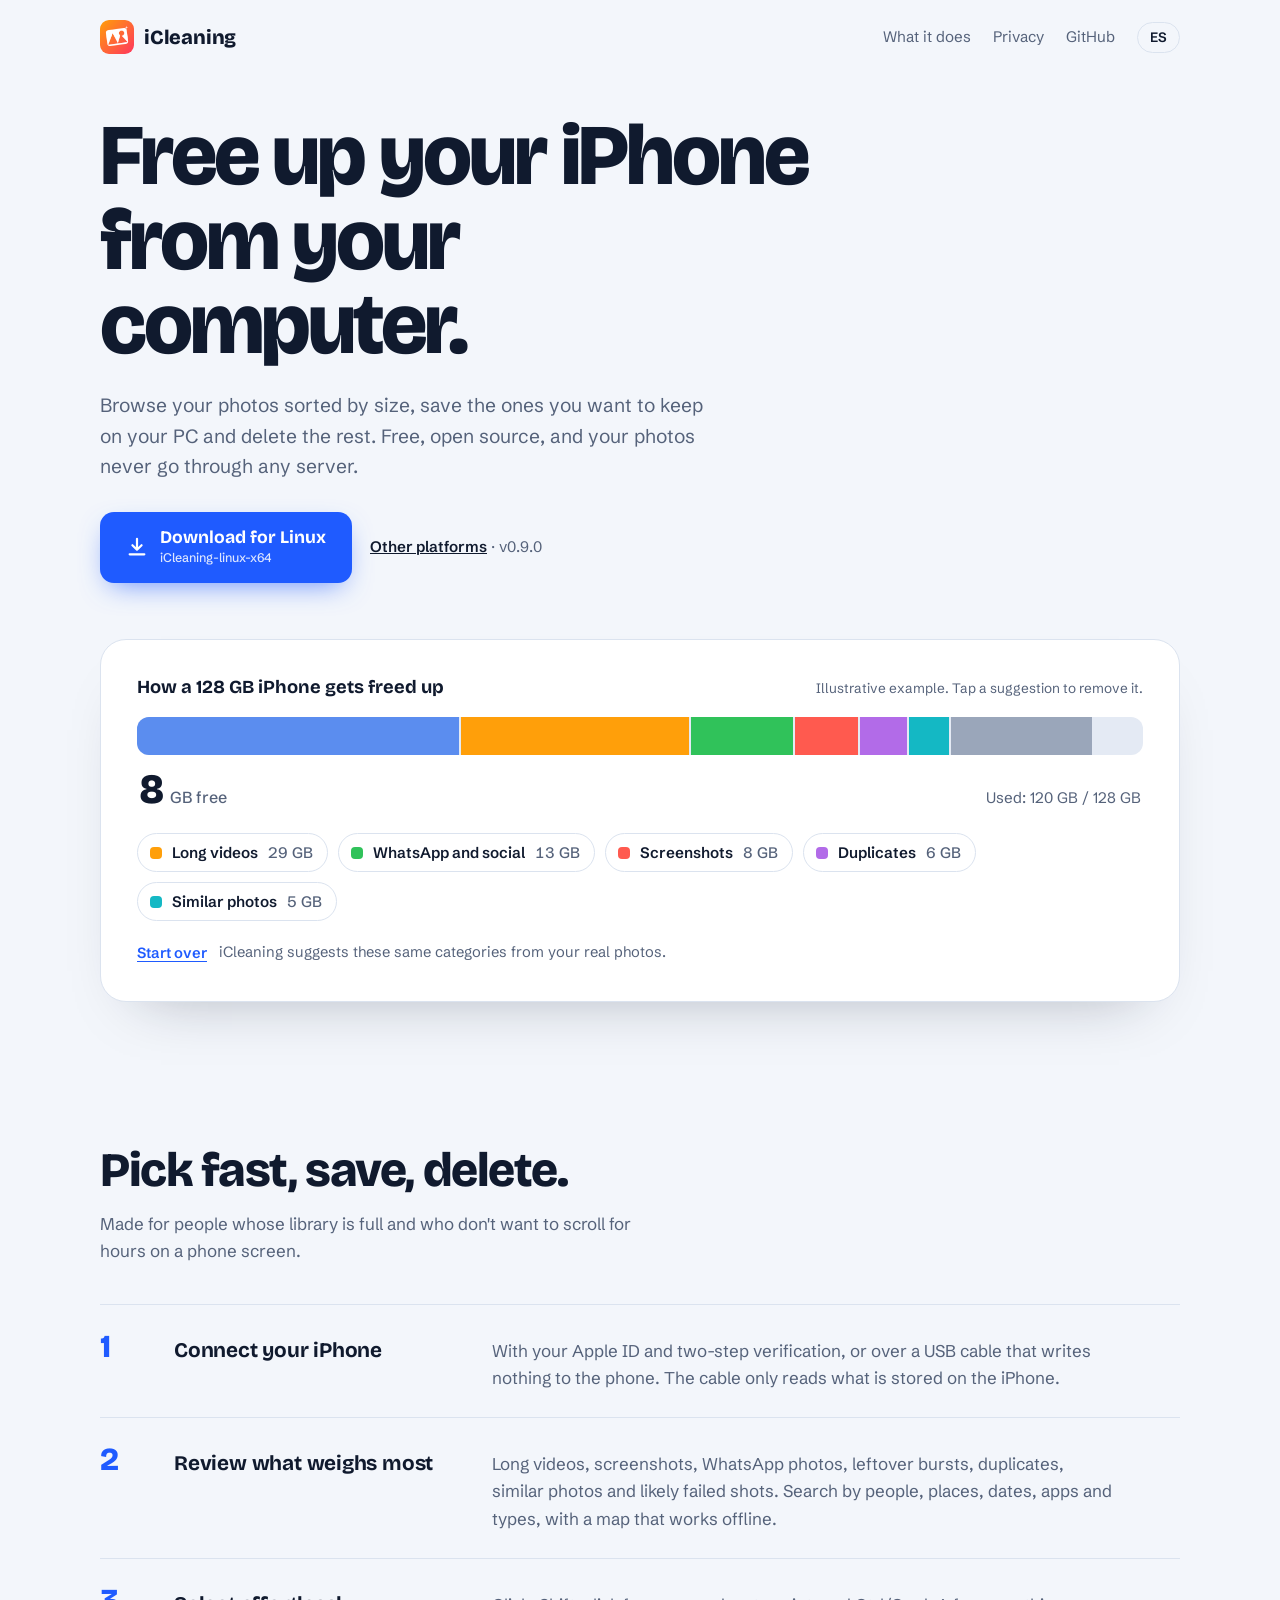
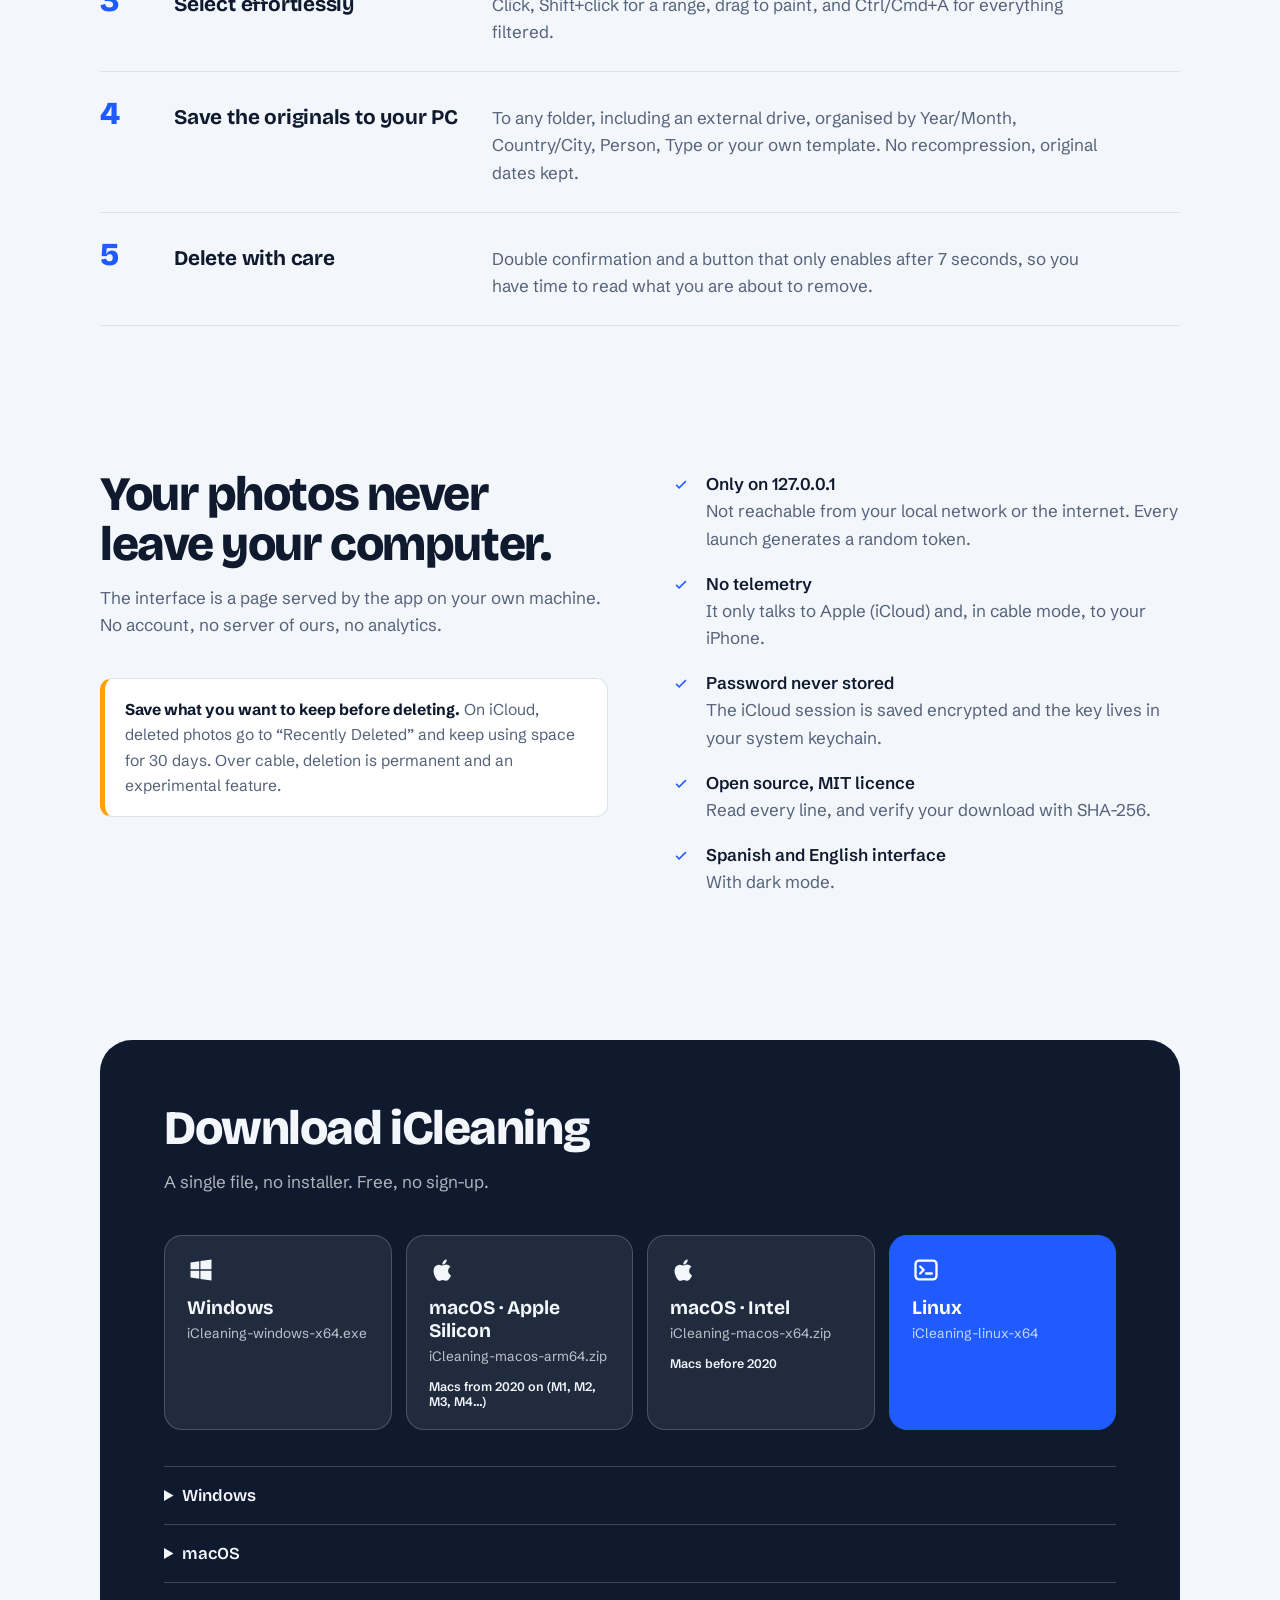
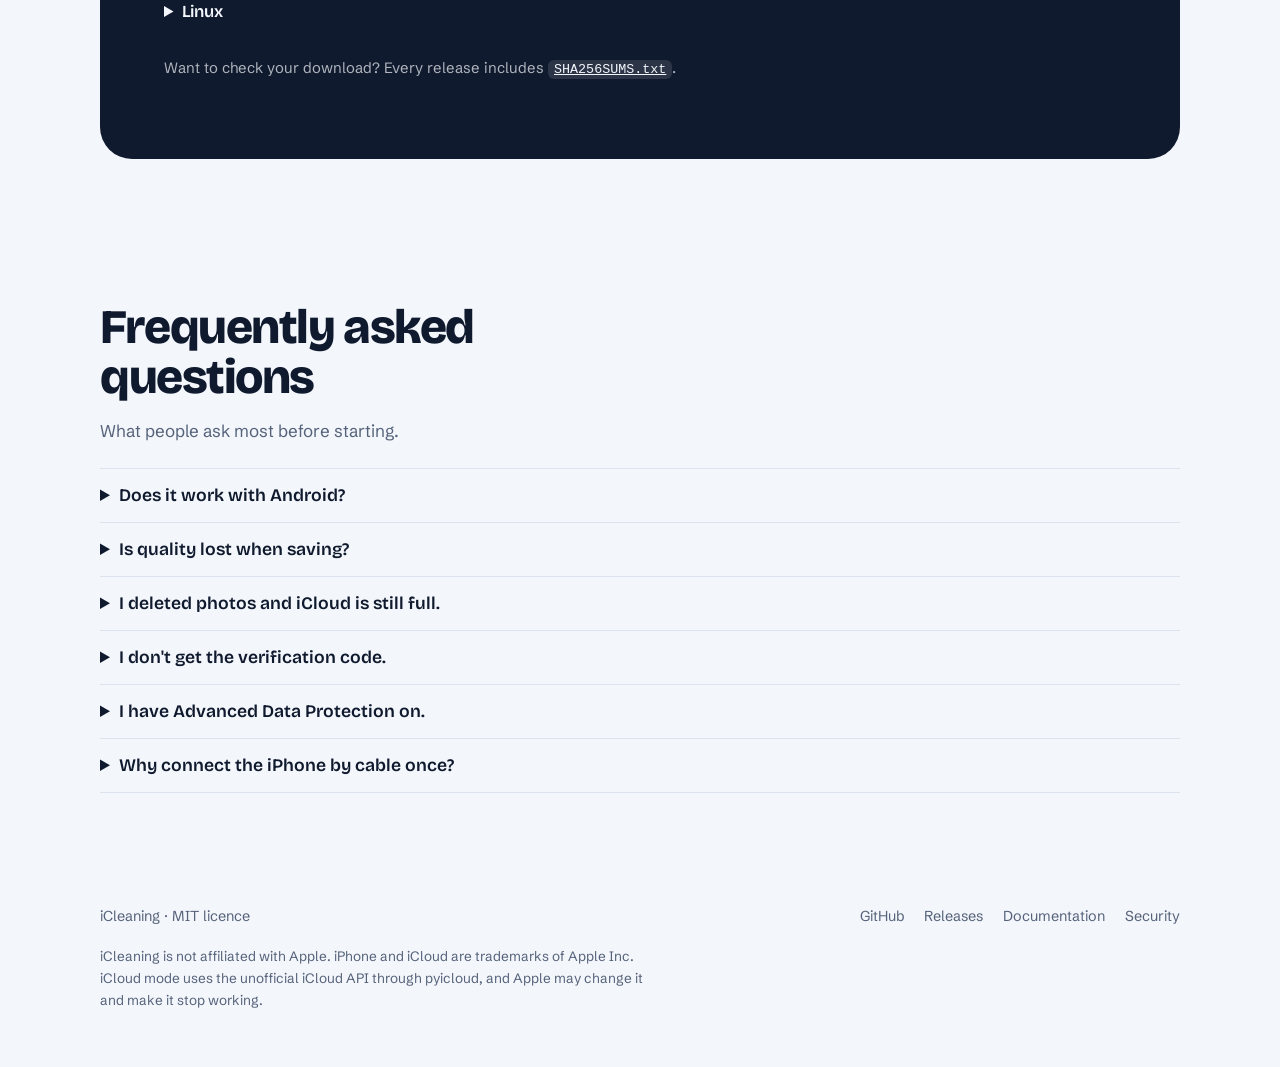
<file: docs/index.html>
<!doctype html>
<html lang="es">
<head>
<meta charset="utf-8">
<meta name="viewport" content="width=device-width, initial-scale=1">
<title>iCleaning: libera tu iPhone desde el ordenador</title>
<meta name="description" content="Revisa la fototeca de tu iPhone desde el PC, ordenada por lo que pesa. Guarda lo que quieres conservar y borra el resto. Gratis y de código abierto.">
<meta name="color-scheme" content="light dark">
<link rel="icon" href="icon.png">
<link rel="apple-touch-icon" href="icon.png">
<meta property="og:title" content="iCleaning">
<meta property="og:description" content="Libera tu iPhone desde el ordenador. Gratis, de código abierto y sin servidores.">
<meta property="og:image" content="icon.png">
<link rel="preconnect" href="https://fonts.googleapis.com">
<link rel="preconnect" href="https://fonts.gstatic.com" crossorigin>
<link href="https://fonts.googleapis.com/css2?family=Bricolage+Grotesque:opsz,wght@12..96,500;12..96,700;12..96,800&family=Schibsted+Grotesk:wght@400;500;600&display=swap" rel="stylesheet">
<style>
:root {
  --bg: #f3f6fb;
  --surface: #ffffff;
  --ink: #101a2e;
  --muted: #55627a;
  --line: #dbe3ef;
  --accent: #1f5bff;
  --accent-ink: #ffffff;
  --track: #e4eaf4;

  /* the iOS storage-bar palette, reused for the suggestion categories */
  --c-keep: #5b8def;
  --c-video: #ff9f0a;
  --c-social: #30c25a;
  --c-shot: #ff5a4f;
  --c-dupe: #b26be8;
  --c-similar: #14b8c4;
  --c-system: #9aa6ba;

  --display: "Bricolage Grotesque", "Segoe UI", system-ui, sans-serif;
  --body: "Schibsted Grotesk", "Segoe UI", system-ui, sans-serif;
  --radius: 18px;
}
@media (prefers-color-scheme: dark) {
  :root:not([data-theme="light"]) {
    --bg: #0c1220; --surface: #141c2f; --ink: #eaf0fc; --muted: #9aa8c3;
    --line: #25314b; --accent: #5b8dff; --accent-ink: #0a1020; --track: #1c2740;
    --c-system: #5d6a85;
  }
}
:root[data-theme="dark"] {
  --bg: #0c1220; --surface: #141c2f; --ink: #eaf0fc; --muted: #9aa8c3;
  --line: #25314b; --accent: #5b8dff; --accent-ink: #0a1020; --track: #1c2740;
  --c-system: #5d6a85;
}

* { box-sizing: border-box; }
html { scroll-behavior: smooth; }
body {
  margin: 0; background: var(--bg); color: var(--ink);
  font: 400 1.0625rem/1.6 var(--body);
  -webkit-font-smoothing: antialiased;
}
img { max-width: 100%; display: block; }
a { color: inherit; }
:focus-visible { outline: 3px solid var(--accent); outline-offset: 3px; border-radius: 8px; }

.wrap { width: min(1080px, 100% - 32px); margin-inline: auto; }

/* ---------- top bar ---------- */
.top { display: flex; align-items: center; justify-content: space-between; padding: 20px 0; }
.brand { display: flex; align-items: center; gap: 10px; text-decoration: none; font: 800 1.25rem/1 var(--display); letter-spacing: -.01em; }
.brand img { width: 34px; height: 34px; border-radius: 9px; }
.top nav { display: flex; align-items: center; gap: 22px; font-size: .95rem; }
.top nav a { text-decoration: none; color: var(--muted); }
.top nav a:hover { color: var(--ink); }
.lang { font: 600 .85rem var(--body); background: transparent; color: var(--ink); border: 1px solid var(--line); border-radius: 999px; padding: 6px 12px; cursor: pointer; }
.lang:hover { border-color: var(--accent); }
@media (max-width: 640px) { .top nav a.hide-sm { display: none; } }

/* ---------- hero ---------- */
.hero { padding: 40px 0 72px; }
h1 {
  font: 800 clamp(2.6rem, 7.2vw, 5.4rem)/.98 var(--display);
  font-variation-settings: "opsz" 96;
  letter-spacing: -.035em; margin: 0 0 22px; max-width: 14ch;
}
.lead { font-size: 1.2rem; color: var(--muted); max-width: 52ch; margin: 0 0 30px; }

.cta { display: flex; flex-wrap: wrap; align-items: center; gap: 14px 18px; }
.btn {
  display: inline-flex; align-items: center; gap: 12px;
  background: var(--accent); color: var(--accent-ink);
  font: 700 1.1rem/1 var(--display); text-decoration: none;
  padding: 17px 26px; border-radius: 14px; border: 0; cursor: pointer;
  box-shadow: 0 10px 28px -10px color-mix(in srgb, var(--accent) 70%, transparent);
  transition: transform .15s ease, box-shadow .15s ease;
}
.btn:hover { transform: translateY(-2px); box-shadow: 0 16px 30px -10px color-mix(in srgb, var(--accent) 75%, transparent); }
.btn svg { width: 22px; height: 22px; flex: none; }
.btn small { display: block; font: 500 .78rem/1.2 var(--body); opacity: .85; margin-top: 4px; }
.btn-text { display: block; }
.cta .alt { color: var(--muted); font-size: .95rem; }
.cta .alt a { color: var(--ink); font-weight: 600; }

/* ---------- storage demo (the one memorable element) ---------- */
.demo {
  margin-top: 56px; background: var(--surface); border: 1px solid var(--line);
  border-radius: 26px; padding: clamp(20px, 4vw, 36px);
  box-shadow: 0 30px 60px -40px rgba(16, 26, 46, .35);
}
.demo-head { display: flex; flex-wrap: wrap; justify-content: space-between; align-items: baseline; gap: 6px 20px; margin-bottom: 18px; }
.demo-head h2 { font: 700 1.15rem var(--display); margin: 0; }
.demo-head .note { color: var(--muted); font-size: .85rem; }
.bar {
  display: flex; height: 38px; border-radius: 12px; overflow: hidden;
  background: var(--track); gap: 2px;
}
.seg { height: 100%; flex: 0 0 auto; width: 0; transition: width .6s cubic-bezier(.3,.8,.2,1); }
.freeline { display: flex; justify-content: space-between; align-items: baseline; margin: 14px 2px 22px; gap: 12px; flex-wrap: wrap; }
.freeline .free { font: 800 clamp(1.8rem, 4.5vw, 2.6rem)/1 var(--display); letter-spacing: -.02em; font-variant-numeric: tabular-nums; }
.freeline .free span { font: 500 1rem var(--body); color: var(--muted); letter-spacing: 0; margin-left: 6px; }
.freeline .of { color: var(--muted); font-size: .95rem; }
.chips { display: flex; flex-wrap: wrap; gap: 10px; }
.chip {
  --c: var(--c-system);
  display: inline-flex; align-items: center; gap: 10px;
  font: 600 .95rem var(--body); color: var(--ink);
  background: transparent; border: 1.5px solid var(--line);
  padding: 9px 14px 9px 12px; border-radius: 999px; cursor: pointer;
  transition: background .2s, border-color .2s, color .2s;
}
.chip::before { content: ""; width: 12px; height: 12px; border-radius: 4px; background: var(--c); flex: none; }
.chip .gb { color: var(--muted); font-weight: 500; font-variant-numeric: tabular-nums; }
.chip:hover { border-color: var(--c); }
.chip[aria-pressed="true"] { background: color-mix(in srgb, var(--c) 14%, transparent); border-color: var(--c); }
.chip[aria-pressed="true"] > span:first-of-type { text-decoration: line-through; text-decoration-thickness: 1.5px; }
.demo-actions { margin-top: 20px; display: flex; gap: 12px; align-items: center; flex-wrap: wrap; color: var(--muted); font-size: .92rem; }
.linkbtn { background: none; border: 0; padding: 0; font: 600 .92rem var(--body); color: var(--accent); cursor: pointer; text-decoration: underline; text-underline-offset: 3px; }

/* ---------- sections ---------- */
section { padding: 72px 0; }
h2.title { font: 800 clamp(1.9rem, 4.2vw, 3rem)/1.04 var(--display); letter-spacing: -.03em; margin: 0 0 14px; max-width: 18ch; }
.sub { color: var(--muted); max-width: 56ch; margin: 0 0 40px; }

/* what you can do: a ruled list, not a card grid */
.steps { list-style: none; margin: 0; padding: 0; counter-reset: s; border-top: 1px solid var(--line); }
.steps li {
  counter-increment: s; display: grid; grid-template-columns: 56px 1fr; gap: 6px 18px;
  padding: 26px 0; border-bottom: 1px solid var(--line);
}
.steps li::before { content: counter(s); font: 800 2rem/1 var(--display); color: var(--accent); grid-row: span 2; }
.steps h3 { font: 700 1.3rem var(--display); margin: 0; letter-spacing: -.01em; }
.steps p { margin: 0; color: var(--muted); max-width: 62ch; }
@media (min-width: 820px) {
  .steps li { grid-template-columns: 56px 300px 1fr; align-items: baseline; }
  .steps li::before { grid-row: auto; }
}

.two { display: grid; gap: 40px; }
@media (min-width: 900px) { .two { grid-template-columns: 1fr 1fr; gap: 64px; align-items: start; } }

.facts { list-style: none; padding: 0; margin: 0; display: grid; gap: 18px; }
.facts li { padding-left: 34px; position: relative; }
.facts li::before {
  content: ""; position: absolute; left: 0; top: .35em; width: 18px; height: 18px; border-radius: 50%;
  background: var(--accent);
  -webkit-mask: url("data:image/svg+xml,%3Csvg xmlns='http://www.w3.org/2000/svg' viewBox='0 0 24 24'%3E%3Cpath d='M9.5 17.2 4.8 12.5l1.4-1.4 3.3 3.3 8.3-8.3 1.4 1.4z'/%3E%3C/svg%3E") center / contain no-repeat;
  mask: url("data:image/svg+xml,%3Csvg xmlns='http://www.w3.org/2000/svg' viewBox='0 0 24 24'%3E%3Cpath d='M9.5 17.2 4.8 12.5l1.4-1.4 3.3 3.3 8.3-8.3 1.4 1.4z'/%3E%3C/svg%3E") center / contain no-repeat;
  background: var(--accent);
}
.facts b { font-weight: 600; }
.facts span { color: var(--muted); display: block; }

.warn { background: var(--surface); border: 1px solid var(--line); border-left: 5px solid var(--c-video); border-radius: 12px; padding: 18px 20px; color: var(--muted); font-size: .98rem; }
.warn b { color: var(--ink); }

/* ---------- downloads ---------- */
.dl { background: var(--ink); color: var(--bg); border-radius: 32px; padding: clamp(28px, 6vw, 64px); }
.dl h2.title { color: var(--bg); }
.dl .sub { color: color-mix(in srgb, var(--bg) 70%, transparent); }
.platforms { display: grid; gap: 14px; grid-template-columns: repeat(auto-fit, minmax(200px, 1fr)); }
.plat {
  display: flex; flex-direction: column; gap: 4px; text-decoration: none;
  background: color-mix(in srgb, var(--bg) 8%, transparent);
  border: 1.5px solid color-mix(in srgb, var(--bg) 20%, transparent);
  border-radius: 18px; padding: 20px 22px; transition: background .2s, border-color .2s, transform .15s;
}
.plat:hover { background: color-mix(in srgb, var(--bg) 14%, transparent); border-color: color-mix(in srgb, var(--bg) 55%, transparent); transform: translateY(-2px); }
.plat[data-recommended="true"] { background: var(--accent); border-color: var(--accent); color: var(--accent-ink); }
.plat svg { width: 28px; height: 28px; margin-bottom: 8px; }
.plat strong { font: 700 1.2rem var(--display); }
.plat .file { font-size: .85rem; opacity: .75; word-break: break-all; }
.plat .badge { font: 600 .78rem var(--body); margin-top: 8px; }
.install { margin-top: 36px; display: grid; gap: 12px; }
.install details { border-top: 1px solid color-mix(in srgb, var(--bg) 20%, transparent); padding-top: 12px; }
.install summary { cursor: pointer; font: 600 1.05rem var(--display); padding: 6px 0; }
.install details p, .install details ol { color: color-mix(in srgb, var(--bg) 75%, transparent); margin: 8px 0 4px; }
.install ol { padding-left: 20px; }
.install code, .verify code { font: .9em ui-monospace, "SF Mono", Menlo, Consolas, monospace; background: color-mix(in srgb, var(--bg) 12%, transparent); padding: 2px 6px; border-radius: 6px; }
.verify { margin-top: 28px; font-size: .93rem; color: color-mix(in srgb, var(--bg) 70%, transparent); }
.verify a { color: var(--bg); }

/* ---------- faq + footer ---------- */
.faq details { border-top: 1px solid var(--line); padding: 16px 0; }
.faq details:last-child { border-bottom: 1px solid var(--line); }
.faq summary { cursor: pointer; font: 600 1.1rem var(--display); }
.faq p { margin: 10px 0 0; color: var(--muted); max-width: 66ch; }

footer { padding: 40px 0 56px; color: var(--muted); font-size: .9rem; }
footer .row { display: flex; flex-wrap: wrap; justify-content: space-between; gap: 14px 30px; }
footer nav { display: flex; gap: 20px; flex-wrap: wrap; }
footer a { text-decoration: none; }
footer a:hover { color: var(--ink); text-decoration: underline; }
footer p { margin: 18px 0 0; max-width: 70ch; font-size: .85rem; }

/* one page-load moment: the bar fills in */
@media (prefers-reduced-motion: reduce) {
  html { scroll-behavior: auto; }
  .seg, .btn, .plat { transition: none; }
}
</style>
</head>
<body>

<div class="wrap">
  <header class="top">
    <a class="brand" href="#"><img src="icon.png" alt="" width="34" height="34">iCleaning</a>
    <nav aria-label="Principal">
      <a class="hide-sm" href="#que-hace" data-i18n="nav_what">Qué hace</a>
      <a class="hide-sm" href="#privacidad" data-i18n="nav_privacy">Privacidad</a>
      <a class="hide-sm" href="https://github.com/jaaviervalero/icleaning">GitHub</a>
      <button class="lang" id="lang" type="button" aria-label="Cambiar idioma / Change language">EN</button>
    </nav>
  </header>

  <main>
    <div class="hero">
      <h1 data-i18n="h1">Libera tu iPhone desde el ordenador.</h1>
      <p class="lead" data-i18n="lead">Revisa tus fotos ordenadas por lo que pesan, guarda en el PC las que quieres conservar y borra el resto. Gratis, de código abierto y sin que tus fotos pasen por ningún servidor.</p>

      <div class="cta">
        <a class="btn" id="main-dl" href="https://github.com/jaaviervalero/icleaning/releases/latest">
          <svg viewBox="0 0 24 24" fill="none" stroke="currentColor" stroke-width="2.4" stroke-linecap="round" stroke-linejoin="round" aria-hidden="true"><path d="M12 3v12m0 0-5-5m5 5 5-5M4 20h16"/></svg>
          <span class="btn-text"><span id="main-dl-label" data-i18n="dl_generic">Descargar iCleaning</span><small id="main-dl-sub">Windows, macOS y Linux</small></span>
        </a>
        <span class="alt"><a href="#descargas" data-i18n="other_platforms">Otras plataformas</a> · v0.9.0</span>
      </div>

      <div class="demo" aria-labelledby="demo-title">
        <div class="demo-head">
          <h2 id="demo-title" data-i18n="demo_title">Así se libera un iPhone de 128 GB</h2>
          <span class="note" data-i18n="demo_note">Ejemplo ilustrativo. Pulsa una sugerencia para quitarla.</span>
        </div>
        <div class="bar" id="bar" role="img" aria-label="Barra de almacenamiento"></div>
        <div class="freeline">
          <div class="free"><span style="margin:0;font:inherit;color:inherit" id="free">8</span><span data-i18n="gb_free">GB libres</span></div>
          <div class="of" id="of"></div>
        </div>
        <div class="chips" id="chips"></div>
        <div class="demo-actions">
          <button class="linkbtn" id="reset" type="button" data-i18n="reset">Volver a empezar</button>
          <span data-i18n="demo_foot">iCleaning propone estas mismas categorías con tus fotos reales.</span>
        </div>
      </div>
    </div>

    <section id="que-hace">
      <h2 class="title" data-i18n="what_title">Elegir rápido, guardar y borrar.</h2>
      <p class="sub" data-i18n="what_sub">Pensada para quien tiene la fototeca llena y no quiere pasar horas haciendo scroll en una pantalla de móvil.</p>
      <ol class="steps">
        <li><h3 data-i18n="s1_h">Conecta el iPhone</h3><p data-i18n="s1_p">Con tu Apple ID y verificación en dos pasos, o por cable USB sin escribir nada en el teléfono. El cable lee solo lo que hay guardado en el iPhone.</p></li>
        <li><h3 data-i18n="s2_h">Revisa lo que más pesa</h3><p data-i18n="s2_p">Vídeos largos, capturas, fotos de WhatsApp, ráfagas sobrantes, duplicados, fotos parecidas y probablemente fallidas. Busca por personas, lugares, fechas, apps y tipos, con un mapa que funciona sin conexión.</p></li>
        <li><h3 data-i18n="s3_h">Selecciona sin esfuerzo</h3><p data-i18n="s3_p">Clic, Mayús+clic para un rango, arrastrar para pintar y Ctrl/Cmd+A para todo lo filtrado.</p></li>
        <li><h3 data-i18n="s4_h">Guarda los originales en el PC</h3><p data-i18n="s4_p">En la carpeta que elijas, incluido un disco externo, organizados por Año/Mes, País/Ciudad, Persona, Tipo o con tu propia plantilla. Sin recomprimir y con la fecha original.</p></li>
        <li><h3 data-i18n="s5_h">Borra con calma</h3><p data-i18n="s5_p">Doble confirmación y un botón que se activa a los 7 segundos, para que te dé tiempo a leer lo que vas a eliminar.</p></li>
      </ol>
    </section>

    <section id="privacidad">
      <div class="two">
        <div>
          <h2 class="title" data-i18n="priv_title">Tus fotos no salen de tu ordenador.</h2>
          <p class="sub" data-i18n="priv_sub">La interfaz es una página que sirve la propia app en tu equipo. No hay cuenta, ni servidor nuestro, ni analítica.</p>
          <div class="warn" data-i18n-html="warn">
            <b>Antes de borrar, guarda lo que quieras conservar.</b> En iCloud, las fotos borradas pasan a «Eliminado recientemente» y siguen ocupando espacio 30 días. Por cable, el borrado es definitivo y es una función experimental.
          </div>
        </div>
        <ul class="facts">
          <li><b data-i18n="f1_h">Solo en 127.0.0.1</b><span data-i18n="f1_p">No es accesible desde la red local ni desde internet. Cada arranque genera un token aleatorio.</span></li>
          <li><b data-i18n="f2_h">Sin telemetría</b><span data-i18n="f2_p">Solo se conecta a Apple (iCloud) y, en modo cable, a tu iPhone.</span></li>
          <li><b data-i18n="f3_h">Contraseña nunca guardada</b><span data-i18n="f3_p">La sesión de iCloud se guarda cifrada y la clave vive en el llavero de tu sistema.</span></li>
          <li><b data-i18n="f4_h">Código abierto, licencia MIT</b><span data-i18n="f4_p">Puedes leer cada línea, y verificar tu descarga con SHA-256.</span></li>
          <li><b data-i18n="f5_h">Interfaz en español e inglés</b><span data-i18n="f5_p">Con modo oscuro.</span></li>
        </ul>
      </div>
    </section>

    <section id="descargas">
      <div class="dl">
        <h2 class="title" data-i18n="dl_title">Descarga iCleaning</h2>
        <p class="sub" data-i18n="dl_sub">Un solo fichero, sin instalador. Gratis y sin registro.</p>

        <div class="platforms" id="platforms">
          <a class="plat" data-os="windows" href="https://github.com/jaaviervalero/icleaning/releases/latest/download/iCleaning-windows-x64.exe">
            <svg viewBox="0 0 24 24" fill="currentColor" aria-hidden="true"><path d="M3 5.5 10.5 4.4v7H3zm8.5-1.2L21 3v8.4h-9.5zM3 12.6h7.5v7L3 18.5zm8.5 0H21V21l-9.5-1.3z"/></svg>
            <strong>Windows</strong><span class="file">iCleaning-windows-x64.exe</span>
          </a>
          <a class="plat" data-os="mac-arm" href="https://github.com/jaaviervalero/icleaning/releases/latest/download/iCleaning-macos-arm64.zip">
            <svg viewBox="0 0 24 24" fill="currentColor" aria-hidden="true"><path d="M16.4 12.7c0-2.3 1.9-3.4 2-3.5-1.1-1.6-2.8-1.8-3.4-1.8-1.4-.2-2.8.8-3.5.8s-1.8-.8-3-.8c-1.5 0-3 .9-3.800 2.300-1.600 2.800-.4 7 1.200 9.300.800 1.100 1.700 2.400 2.900 2.300 1.200 0 1.600-.7 3-.7s1.800.7 3 .7 2-1.100 2.800-2.200c.9-1.300 1.200-2.500 1.300-2.600-.1 0-2.500-1-2.500-3.800zM14.200 6c.6-.8 1.100-1.900.9-3-.9 0-2.100.6-2.700 1.400-.6.700-1.100 1.800-1 2.900 1.100.1 2.200-.5 2.800-1.300z"/></svg>
            <strong>macOS · Apple Silicon</strong><span class="file">iCleaning-macos-arm64.zip</span>
            <span class="badge" data-i18n="mac_arm_hint">Macs de 2020 en adelante (M1, M2, M3, M4…)</span>
          </a>
          <a class="plat" data-os="mac-intel" href="https://github.com/jaaviervalero/icleaning/releases/latest/download/iCleaning-macos-x64.zip">
            <svg viewBox="0 0 24 24" fill="currentColor" aria-hidden="true"><path d="M16.4 12.7c0-2.3 1.9-3.4 2-3.5-1.1-1.6-2.8-1.8-3.4-1.8-1.4-.2-2.8.8-3.5.8s-1.8-.8-3-.8c-1.5 0-3 .9-3.800 2.300-1.600 2.800-.4 7 1.200 9.300.800 1.100 1.700 2.400 2.900 2.300 1.200 0 1.600-.7 3-.7s1.800.7 3 .7 2-1.100 2.800-2.200c.9-1.300 1.200-2.500 1.300-2.600-.1 0-2.500-1-2.500-3.800zM14.200 6c.6-.8 1.100-1.900.9-3-.9 0-2.100.6-2.700 1.400-.6.700-1.100 1.800-1 2.900 1.100.1 2.200-.5 2.800-1.300z"/></svg>
            <strong>macOS · Intel</strong><span class="file">iCleaning-macos-x64.zip</span>
            <span class="badge" data-i18n="mac_intel_hint">Macs anteriores a 2020</span>
          </a>
          <a class="plat" data-os="linux" href="https://github.com/jaaviervalero/icleaning/releases/latest/download/iCleaning-linux-x64">
            <svg viewBox="0 0 24 24" fill="none" stroke="currentColor" stroke-width="2" stroke-linecap="round" stroke-linejoin="round" aria-hidden="true"><rect x="3" y="4" width="18" height="16" rx="3"/><path d="m7 9 3 3-3 3M12 15h5"/></svg>
            <strong>Linux</strong><span class="file">iCleaning-linux-x64</span>
          </a>
        </div>

        <div class="install">
          <details>
            <summary>Windows</summary>
            <p data-i18n="win_p">La primera vez, SmartScreen avisa de que la app no está firmada: pulsa «Más información» y «Ejecutar de todas formas». Para el modo cable necesitas la app «Dispositivos de Apple» de Microsoft Store o iTunes.</p>
          </details>
          <details>
            <summary>macOS</summary>
            <p data-i18n="mac_p">Descomprime el ZIP que corresponda a tu Mac. La app no está firmada por Apple: ve a Ajustes del Sistema › Privacidad y seguridad y pulsa «Abrir igualmente». No tiene ventana propia: se abre en tu navegador, y para salir usa «Salir» en el menú de la cuenta.</p>
          </details>
          <details>
            <summary>Linux</summary>
            <p><span data-i18n="linux_p">Dale permisos de ejecución y ejecútalo. Para el modo cable necesitas</span> <code>usbmuxd</code>.</p>
            <p><code>chmod +x iCleaning-linux-x64 &amp;&amp; ./iCleaning-linux-x64</code></p>
          </details>
        </div>
        <p class="verify"><span data-i18n="verify">¿Quieres comprobar la descarga? Cada versión incluye</span> <a href="https://github.com/jaaviervalero/icleaning/releases/latest/download/SHA256SUMS.txt"><code>SHA256SUMS.txt</code></a>.</p>
      </div>
    </section>

    <section class="faq" id="faq">
      <h2 class="title" data-i18n="faq_title">Preguntas frecuentes</h2>
      <p class="sub" style="margin-bottom:24px" data-i18n="faq_sub">Lo que más nos preguntan antes de empezar.</p>
      <details><summary data-i18n="q1">¿Funciona con Android?</summary><p data-i18n="a1">No. iCleaning es solo para iPhone.</p></details>
      <details><summary data-i18n="q2">¿Se pierde calidad al guardar?</summary><p data-i18n="a2">No. Se guarda el original, sin recomprimir ni modificar. Las ediciones hechas en el iPhone (recortes, filtros…) no se incluyen.</p></details>
      <details><summary data-i18n="q3">He borrado fotos y iCloud sigue lleno.</summary><p data-i18n="a3">Las fotos borradas van a «Eliminado recientemente» y siguen ocupando espacio durante 30 días. Vacía esa carpeta en el iPhone para liberarlo de verdad.</p></details>
      <details><summary data-i18n="q4">No me llega el código de verificación.</summary><p data-i18n="a4">En el iPhone, ve a Ajustes › tu nombre › Inicio de sesión y seguridad › Obtener código de verificación.</p></details>
      <details><summary data-i18n="q5">Tengo activada la Protección avanzada de datos.</summary><p data-i18n="a5">Activa «Acceder a los datos de iCloud en la web» en Ajustes › tu nombre › iCloud antes de iniciar sesión en el modo iCloud.</p></details>
      <details><summary data-i18n="q6">¿Por qué hay que conectar el iPhone por cable una vez?</summary><p data-i18n="a6">Las sugerencias por personas, lugares, apps y ráfagas se calculan con la base de datos de Fotos del iPhone, que se copia en modo solo lectura. Sin ese paso siguen funcionando los filtros por tamaño, fecha y tipo.</p></details>
    </section>
  </main>

  <footer>
    <div class="row">
      <span>iCleaning · <span data-i18n="license">Licencia MIT</span></span>
      <nav aria-label="Enlaces">
        <a href="https://github.com/jaaviervalero/icleaning">GitHub</a>
        <a href="https://github.com/jaaviervalero/icleaning/releases">Releases</a>
        <a href="https://github.com/jaaviervalero/icleaning/blob/main/README.md" data-i18n="docs">Documentación</a>
        <a href="https://github.com/jaaviervalero/icleaning/blob/main/SECURITY.md" data-i18n="security">Seguridad</a>
      </nav>
    </div>
    <p data-i18n="legal">iCleaning no está afiliada a Apple. iPhone e iCloud son marcas de Apple Inc. El modo iCloud usa la API no oficial de iCloud a través de pyicloud, y Apple puede cambiarla y hacer que deje de funcionar.</p>
  </footer>
</div>

<script>
(function () {
  "use strict";

  /* ---------- i18n ---------- */
  var T = {
    en: {
      nav_what: "What it does", nav_privacy: "Privacy",
      h1: "Free up your iPhone from your computer.",
      lead: "Browse your photos sorted by size, save the ones you want to keep on your PC and delete the rest. Free, open source, and your photos never go through any server.",
      dl_generic: "Download iCleaning", other_platforms: "Other platforms",
      demo_title: "How a 128 GB iPhone gets freed up",
      demo_note: "Illustrative example. Tap a suggestion to remove it.",
      gb_free: "GB free", reset: "Start over",
      demo_foot: "iCleaning suggests these same categories from your real photos.",
      what_title: "Pick fast, save, delete.",
      what_sub: "Made for people whose library is full and who don't want to scroll for hours on a phone screen.",
      s1_h: "Connect your iPhone", s1_p: "With your Apple ID and two-step verification, or over a USB cable that writes nothing to the phone. The cable only reads what is stored on the iPhone.",
      s2_h: "Review what weighs most", s2_p: "Long videos, screenshots, WhatsApp photos, leftover bursts, duplicates, similar photos and likely failed shots. Search by people, places, dates, apps and types, with a map that works offline.",
      s3_h: "Select effortlessly", s3_p: "Click, Shift+click for a range, drag to paint, and Ctrl/Cmd+A for everything filtered.",
      s4_h: "Save the originals to your PC", s4_p: "To any folder, including an external drive, organised by Year/Month, Country/City, Person, Type or your own template. No recompression, original dates kept.",
      s5_h: "Delete with care", s5_p: "Double confirmation and a button that only enables after 7 seconds, so you have time to read what you are about to remove.",
      priv_title: "Your photos never leave your computer.",
      priv_sub: "The interface is a page served by the app on your own machine. No account, no server of ours, no analytics.",
      warn: "<b>Save what you want to keep before deleting.</b> On iCloud, deleted photos go to “Recently Deleted” and keep using space for 30 days. Over cable, deletion is permanent and an experimental feature.",
      f1_h: "Only on 127.0.0.1", f1_p: "Not reachable from your local network or the internet. Every launch generates a random token.",
      f2_h: "No telemetry", f2_p: "It only talks to Apple (iCloud) and, in cable mode, to your iPhone.",
      f3_h: "Password never stored", f3_p: "The iCloud session is saved encrypted and the key lives in your system keychain.",
      f4_h: "Open source, MIT licence", f4_p: "Read every line, and verify your download with SHA-256.",
      f5_h: "Spanish and English interface", f5_p: "With dark mode.",
      dl_title: "Download iCleaning", dl_sub: "A single file, no installer. Free, no sign-up.",
      mac_arm_hint: "Macs from 2020 on (M1, M2, M3, M4…)", mac_intel_hint: "Macs before 2020",
      win_p: "The first time, SmartScreen warns that the app is unsigned: click “More info” then “Run anyway”. For cable mode you need the “Apple Devices” app from the Microsoft Store, or iTunes.",
      mac_p: "Unzip the file for your Mac. The app is not signed by Apple: go to System Settings › Privacy & Security and click “Open Anyway”. It has no window of its own: it opens in your browser, and to quit use “Quit” in the account menu.",
      linux_p: "Make it executable and run it. For cable mode you need",
      verify: "Want to check your download? Every release includes",
      faq_title: "Frequently asked questions", faq_sub: "What people ask most before starting.",
      q1: "Does it work with Android?", a1: "No. iCleaning is for iPhone only.",
      q2: "Is quality lost when saving?", a2: "No. The original is saved, without recompressing or modifying it. Edits made on the iPhone (crops, filters…) are not included.",
      q3: "I deleted photos and iCloud is still full.", a3: "Deleted photos go to “Recently Deleted” and keep using space for 30 days. Empty that folder on the iPhone to really free it.",
      q4: "I don't get the verification code.", a4: "On the iPhone, go to Settings › your name › Sign-In & Security › Get Verification Code.",
      q5: "I have Advanced Data Protection on.", a5: "Turn on “Access iCloud Data on the Web” in Settings › your name › iCloud before signing in with iCloud mode.",
      q6: "Why connect the iPhone by cable once?", a6: "Suggestions by people, places, apps and bursts are computed from the iPhone's Photos database, which is copied read-only. Without that step, size, date and type filters still work.",
      license: "MIT licence", docs: "Documentation", security: "Security",
      legal: "iCleaning is not affiliated with Apple. iPhone and iCloud are trademarks of Apple Inc. iCloud mode uses the unofficial iCloud API through pyicloud, and Apple may change it and make it stop working."
    }
  };
  var nodes = document.querySelectorAll("[data-i18n],[data-i18n-html]");
  var es = {};
  nodes.forEach(function (n) {
    var k = n.getAttribute("data-i18n") || n.getAttribute("data-i18n-html");
    es[k] = n.hasAttribute("data-i18n-html") ? n.innerHTML.trim() : n.textContent;
  });
  T.es = es;

  var lang = "es";
  try { lang = localStorage.getItem("lang") || (/^en/i.test(navigator.language) ? "en" : "es"); } catch (e) {}

  function setLang(l) {
    lang = l;
    document.documentElement.lang = l;
    nodes.forEach(function (n) {
      var html = n.hasAttribute("data-i18n-html");
      var k = n.getAttribute(html ? "data-i18n-html" : "data-i18n");
      if (T[l][k] == null) return;
      if (html) n.innerHTML = T[l][k]; else n.textContent = T[l][k];
    });
    document.getElementById("lang").textContent = l === "es" ? "EN" : "ES";
    document.title = l === "es" ? "iCleaning: libera tu iPhone desde el ordenador" : "iCleaning: free up your iPhone from your computer";
    buildDemo();
    detectOS();
    try { localStorage.setItem("lang", l); } catch (e) {}
  }
  document.getElementById("lang").addEventListener("click", function () { setLang(lang === "es" ? "en" : "es"); });

  /* ---------- storage demo ---------- */
  var TOTAL = 128;
  var segs = [
    { id: "keep",    es: "Fotos que conservas", en: "Photos you keep",     gb: 41, c: "--c-keep",    fixed: true },
    { id: "video",   es: "Vídeos largos",       en: "Long videos",         gb: 29, c: "--c-video" },
    { id: "social",  es: "WhatsApp y redes",    en: "WhatsApp and social", gb: 13, c: "--c-social" },
    { id: "shot",    es: "Capturas",            en: "Screenshots",         gb: 8,  c: "--c-shot" },
    { id: "dupe",    es: "Duplicados",          en: "Duplicates",          gb: 6,  c: "--c-dupe" },
    { id: "similar", es: "Parecidas",           en: "Similar photos",      gb: 5,  c: "--c-similar" },
    { id: "system",  es: "Apps y sistema",      en: "Apps and system",     gb: 18, c: "--c-system", fixed: true }
  ];
  var removed = {};
  var bar = document.getElementById("bar"), chips = document.getElementById("chips");
  var freeEl = document.getElementById("free"), ofEl = document.getElementById("of");
  var shown = 0, raf;

  function used() { return segs.reduce(function (a, s) { return a + (removed[s.id] ? 0 : s.gb); }, 0); }

  function buildDemo() {
    bar.innerHTML = ""; chips.innerHTML = "";
    segs.forEach(function (s) {
      var d = document.createElement("div");
      d.className = "seg"; d.id = "seg-" + s.id;
      d.style.background = "var(" + s.c + ")";
      d.title = s[lang] + " · " + s.gb + " GB";
      bar.appendChild(d);
      if (s.fixed) return;
      var b = document.createElement("button");
      b.type = "button"; b.className = "chip"; b.style.setProperty("--c", "var(" + s.c + ")");
      b.setAttribute("aria-pressed", removed[s.id] ? "true" : "false");
      b.innerHTML = "<span>" + s[lang] + "</span><span class=\"gb\">" + s.gb + " GB</span>";
      b.addEventListener("click", function () {
        removed[s.id] = !removed[s.id];
        b.setAttribute("aria-pressed", removed[s.id] ? "true" : "false");
        render();
      });
      chips.appendChild(b);
    });
    render(true);
  }

  function render(instant) {
    segs.forEach(function (s) {
      var el = document.getElementById("seg-" + s.id);
      el.style.width = removed[s.id] ? "0%" : (s.gb / TOTAL * 100) + "%";
    });
    var u = used(), free = TOTAL - u;
    ofEl.textContent = (lang === "es" ? "Usado: " : "Used: ") + u + " GB / " + TOTAL + " GB";
    bar.setAttribute("aria-label", (lang === "es" ? "Usado " : "Used ") + u + " GB " + (lang === "es" ? "de " : "of ") + TOTAL + " GB");
    cancelAnimationFrame(raf);
    var from = shown, start = performance.now(), dur = instant || matchMedia("(prefers-reduced-motion: reduce)").matches ? 0 : 600;
    (function tick(now) {
      var t = dur ? Math.min(1, (now - start) / dur) : 1;
      shown = Math.round(from + (free - from) * (1 - Math.pow(1 - t, 3)));
      freeEl.textContent = shown;
      if (t < 1) raf = requestAnimationFrame(tick);
    })(start);
  }

  document.getElementById("reset").addEventListener("click", function () {
    removed = {};
    chips.querySelectorAll(".chip").forEach(function (c) { c.setAttribute("aria-pressed", "false"); });
    render();
  });

  /* load: start full, then the bar fills in once */
  shown = 0;

  /* ---------- OS detection: pick the main download button ---------- */
  var BASE = "https://github.com/jaaviervalero/icleaning/releases/latest/download/";
  function detectOS() {
    var ua = navigator.userAgent, p = (navigator.userAgentData && navigator.userAgentData.platform) || navigator.platform || "";
    var os = null;
    if (/android|iphone|ipad|ipod/i.test(ua)) os = null;       // phones: the app is for desktops
    else if (/win/i.test(p + ua)) os = "windows";
    else if (/mac/i.test(p + ua)) os = "mac";
    else if (/linux|x11/i.test(p + ua)) os = "linux";

    var btn = document.getElementById("main-dl"), label = document.getElementById("main-dl-label"), sub = document.getElementById("main-dl-sub");
    var es_ = lang === "es";
    var map = {
      windows: { href: BASE + "iCleaning-windows-x64.exe", name: "Windows", sub: "iCleaning-windows-x64.exe" },
      mac:     { href: BASE + "iCleaning-macos-arm64.zip",  name: "macOS",   sub: es_ ? "Apple Silicon · ¿Mac Intel? Mira «Otras plataformas»" : "Apple Silicon · Intel Mac? See “Other platforms”" },
      linux:   { href: BASE + "iCleaning-linux-x64",        name: "Linux",   sub: "iCleaning-linux-x64" }
    };
    document.querySelectorAll(".plat").forEach(function (a) { a.removeAttribute("data-recommended"); });
    if (os && map[os]) {
      btn.href = map[os].href;
      label.textContent = (es_ ? "Descargar para " : "Download for ") + map[os].name;
      sub.textContent = map[os].sub;
      var sel = os === "mac" ? "mac-arm" : os;
      var rec = document.querySelector('.plat[data-os="' + sel + '"]');
      if (rec) rec.setAttribute("data-recommended", "true");
    } else {
      btn.href = "https://github.com/jaaviervalero/icleaning/releases/latest";
      label.textContent = es_ ? "Descargar iCleaning" : "Download iCleaning";
      sub.textContent = es_ ? "Windows, macOS y Linux" : "Windows, macOS and Linux";
    }
  }

  setLang(lang);
  // after first paint, let the bar grow from empty to the starting state
  segs.forEach(function (s) { document.getElementById("seg-" + s.id).style.width = "0%"; });
  shown = 0; freeEl.textContent = "0";
  requestAnimationFrame(function () { requestAnimationFrame(function () { render(); }); });
})();
</script>
</body>
</html>
</file>
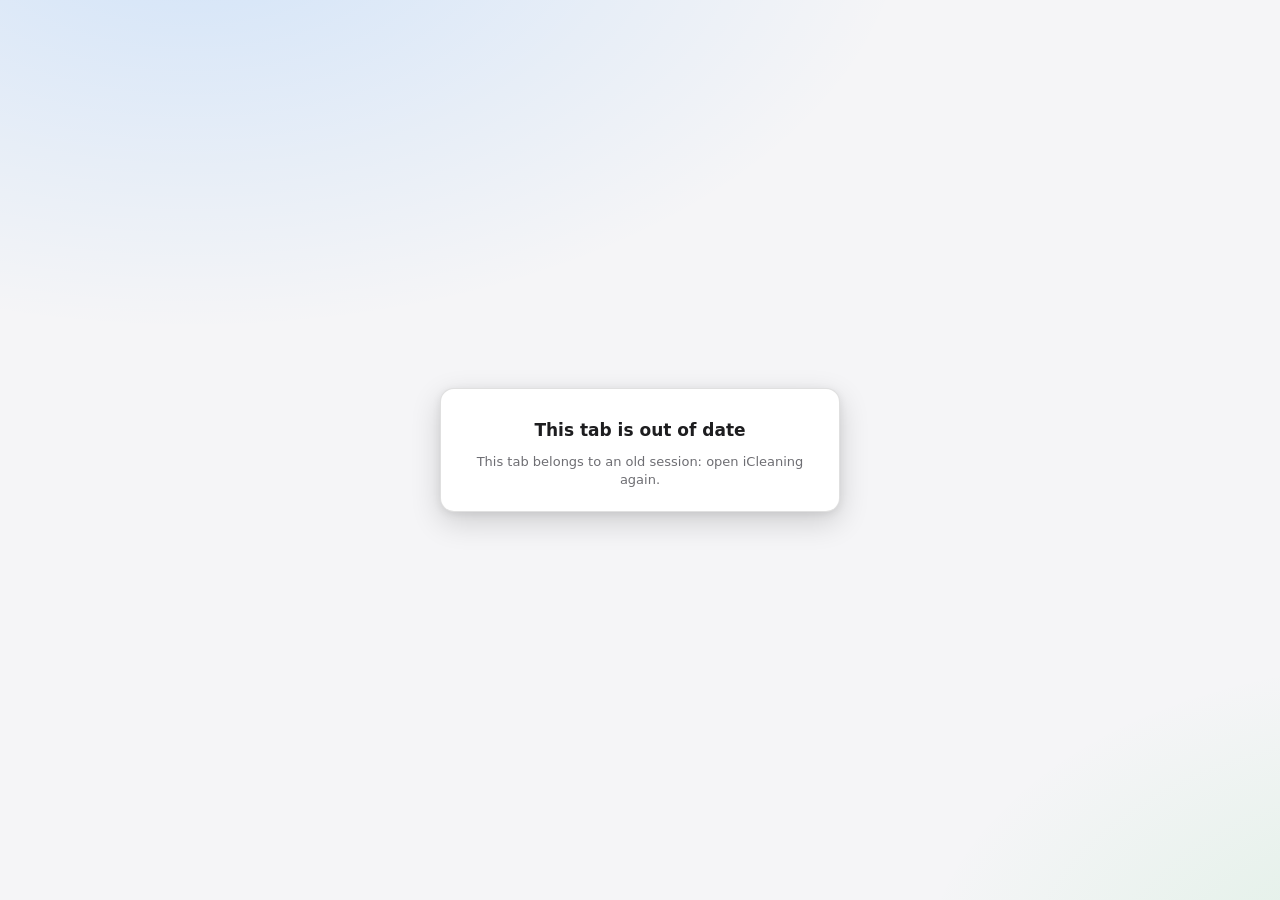
<file: icleaning/web/index.html>
<!doctype html>
<html lang="es">
<head>
<meta charset="utf-8">
<meta name="viewport" content="width=device-width, initial-scale=1">
<title>iCleaning</title>
<link rel="icon" href="icon.png">
<link rel="stylesheet" href="styles.css">
<link rel="stylesheet" href="filters.css">
<link rel="stylesheet" href="views.css">
<script defer src="app.js"></script>
<script defer src="filters.js"></script>
<script defer src="views.js"></script>
</head>
<body>

<div id="app" hidden>
  <aside id="sidebar" aria-label="Library"></aside>
  <div id="main">
    <header id="toolbar">
      <div id="scope-head">
        <h1 id="scope-title"></h1>
        <p id="scope-subtitle"></p>
      </div>
      <div id="toolbar-filters"></div>
      <div id="toolbar-right">
        <label id="zoom-wrap" class="zoom" title="Thumbnail size">
          <span id="zoom-small" class="icon" aria-hidden="true"></span>
          <input type="range" id="zoom" min="90" max="320" step="10" value="150" aria-label="Thumbnail size">
          <span id="zoom-big" class="icon" aria-hidden="true"></span>
        </label>
        <button type="button" class="btn icon" id="jobs-btn" aria-label="Jobs" title="Jobs">
          <span id="jobs-glyph" class="icon" aria-hidden="true"></span>
          <span id="jobs-pulse" class="jobs-pulse" hidden></span>
        </button>
        <button type="button" class="account-btn" id="account-btn" aria-label="Account" aria-haspopup="menu">
          <span id="account-initial">L</span>
        </button>
      </div>
    </header>
    <div id="timeline" hidden></div>
    <div id="banners"></div>
    <div id="view"></div>
  </div>
</div>

<div id="actionbar" hidden></div>
<div id="jobs" class="popover" role="dialog" aria-label="Jobs" hidden></div>
<div id="toasts" aria-live="polite"></div>

<div id="preview" hidden>
  <div class="preview-top">
    <button type="button" class="btn pv-select" id="pv-toggle"></button>
    <span class="pv-pos" id="pv-pos"></span>
    <span class="pv-total" id="pv-total"></span>
    <button type="button" class="pv-close" id="pv-close" aria-label="Close preview"></button>
  </div>
  <button type="button" class="pv-nav pv-prev" id="pv-prev" aria-label="Previous"></button>
  <div class="pv-stage">
    <div class="pv-frame" id="pv-frame">
      <img id="pv-img" alt="">
      <video id="pv-vid" controls playsinline preload="metadata" hidden></video>
      <span class="pv-badge" id="pv-badge" aria-hidden="true"></span>
    </div>
    <div class="pv-meta" id="pv-meta"></div>
  </div>
  <button type="button" class="pv-nav pv-next" id="pv-next" aria-label="Next"></button>
</div>

<div id="screens">
  <section class="screen" data-screen="start" hidden>
    <div class="start-card card">
      <img class="app-icon" src="icon.png" alt="" width="96" height="96">
      <h1>iCleaning</h1>
      <p class="muted tagline" id="start-tagline"></p>
      <div class="segmented mode-seg" id="mode-seg" role="tablist">
        <button type="button" role="tab" data-mode="icloud" id="tab-icloud"></button>
        <button type="button" role="tab" data-mode="usb" id="tab-usb"></button>
      </div>
      <form id="login-form" class="pane" autocomplete="off">
        <label class="field-label" for="apple-id" id="apple-id-label"></label>
        <input class="field" id="apple-id" type="text" autocomplete="username" spellcheck="false" autocapitalize="off">
        <label class="field-label" for="password" id="password-label"></label>
        <input class="field" id="password" type="password" autocomplete="current-password">
        <p class="muted small" id="privacy-note"></p>
        <p id="login-error" class="danger-text small" role="alert"></p>
        <button class="btn primary wide" id="signin" type="submit"></button>
      </form>
      <div class="pane" id="usb-pane" hidden>
        <div class="cable-illus" id="cable-art" aria-hidden="true"></div>
        <p class="muted small" id="usb-note"></p>
        <p id="usb-error" class="danger-text small" role="alert"></p>
        <button class="btn primary wide" id="connect-usb" type="button"></button>
      </div>
      <button class="btn plain" id="try-demo" type="button"></button>
    </div>
  </section>

  <section class="screen" data-screen="connecting" hidden>
    <div class="center-card card">
      <div class="spinner" aria-hidden="true"></div>
      <h2 id="connecting-title"></h2>
      <p class="muted" id="connecting-text"></p>
      <button class="btn" id="connecting-cancel" type="button"></button>
    </div>
  </section>

  <section class="screen" data-screen="2fa" hidden>
    <div class="center-card card">
      <h2 id="twofa-title"></h2>
      <p class="muted" id="twofa-text"></p>
      <div class="code-boxes" id="code-boxes">
        <input class="code-box" type="text" inputmode="numeric" maxlength="1" autocomplete="one-time-code" aria-label="1">
        <input class="code-box" type="text" inputmode="numeric" maxlength="1" aria-label="2">
        <input class="code-box" type="text" inputmode="numeric" maxlength="1" aria-label="3">
        <input class="code-box" type="text" inputmode="numeric" maxlength="1" aria-label="4">
        <input class="code-box" type="text" inputmode="numeric" maxlength="1" aria-label="5">
        <input class="code-box" type="text" inputmode="numeric" maxlength="1" aria-label="6">
      </div>
      <p id="twofa-error" class="danger-text small" role="alert"></p>
      <div class="row-buttons">
        <button class="btn plain" id="twofa-resend" type="button"></button>
        <button class="btn" id="twofa-cancel" type="button"></button>
      </div>
    </div>
  </section>

  <section class="screen" data-screen="terms" hidden>
    <div class="center-card card">
      <h2 id="terms-title"></h2>
      <p class="muted" id="terms-text"></p>
      <a class="terms-link" id="terms-link" href="#" target="_blank" rel="noopener noreferrer"></a>
      <label class="check-row" id="terms-check-row">
        <input type="checkbox" id="terms-check">
        <span id="terms-check-label"></span>
      </label>
      <button class="btn primary wide" id="terms-continue" type="button" disabled></button>
    </div>
  </section>

  <section class="screen" data-screen="usb" hidden>
    <div class="center-card card usb-card">
      <h2 id="usb-title"></h2>
      <p class="muted" id="usb-stage-text"></p>
      <div class="progress" id="usb-progress" hidden><i id="usb-progress-bar"></i></div>
      <p class="muted small" id="usb-detail"></p>
      <p id="usb-screen-error" class="danger-text small" role="alert"></p>
      <div class="row-buttons">
        <button class="btn" id="usb-back" type="button"></button>
        <button class="btn primary" id="usb-retry" type="button" hidden></button>
      </div>
    </div>
  </section>

  <section class="screen" data-screen="loading" hidden>
    <div class="center-card card">
      <h2 id="loading-title"></h2>
      <p class="muted" id="loading-text"></p>
      <div class="progress" id="loading-progress"><i id="loading-bar"></i></div>
      <p class="muted small" id="loading-hint"></p>
    </div>
  </section>

  <section class="screen" data-screen="fatal" hidden>
    <div class="center-card card">
      <h2 id="fatal-title"></h2>
      <p class="muted" id="fatal-text"></p>
    </div>
  </section>
</div>

</body>
</html>
</file>
<file: icleaning/web/styles.css>
/* iCleaning — shared styles (app.js). Components here are reused by filters.css and views.css. */

:root {
  --bg: #f5f5f7;
  --bg-elevated: #ffffff;
  --sidebar: rgba(246, 246, 248, .82);
  --toolbar: rgba(249, 249, 251, .82);
  --label: #1d1d1f;
  --label-2: #6e6e73;
  --label-3: #98989d;
  --separator: rgba(0, 0, 0, .12);
  --fill: rgba(120, 120, 128, .12);
  --fill-2: rgba(120, 120, 128, .2);
  --accent: #007aff;
  --accent-soft: rgba(0, 122, 255, .15);
  --red: #ff3b30;
  --orange: #ff9500;
  --green: #34c759;
  --shadow: 0 10px 30px rgba(0, 0, 0, .16), 0 2px 8px rgba(0, 0, 0, .08);
  --radius: 10px;
  --radius-lg: 14px;
  --blur: saturate(180%) blur(24px);
  --font: -apple-system, BlinkMacSystemFont, "SF Pro Text", "Segoe UI Variable Text", "Segoe UI", system-ui, Inter, Roboto, "Helvetica Neue", Arial, sans-serif;
}

@media (prefers-color-scheme: dark) {
  :root:not([data-theme="light"]) {
    --bg: #1c1c1e;
    --bg-elevated: #2c2c2e;
    --sidebar: rgba(28, 28, 30, .82);
    --toolbar: rgba(30, 30, 32, .82);
    --label: #f5f5f7;
    --label-2: #a1a1a6;
    --label-3: #6e6e73;
    --separator: rgba(255, 255, 255, .12);
    --fill: rgba(120, 120, 128, .24);
    --fill-2: rgba(120, 120, 128, .36);
    --accent: #0a84ff;
    --accent-soft: rgba(10, 132, 255, .22);
    --red: #ff453a;
    --orange: #ff9f0a;
    --green: #30d158;
    --shadow: 0 10px 30px rgba(0, 0, 0, .5), 0 2px 8px rgba(0, 0, 0, .3);
  }
}

:root[data-theme="dark"] {
  --bg: #1c1c1e;
  --bg-elevated: #2c2c2e;
  --sidebar: rgba(28, 28, 30, .82);
  --toolbar: rgba(30, 30, 32, .82);
  --label: #f5f5f7;
  --label-2: #a1a1a6;
  --label-3: #6e6e73;
  --separator: rgba(255, 255, 255, .12);
  --fill: rgba(120, 120, 128, .24);
  --fill-2: rgba(120, 120, 128, .36);
  --accent: #0a84ff;
  --accent-soft: rgba(10, 132, 255, .22);
  --red: #ff453a;
  --orange: #ff9f0a;
  --green: #30d158;
}

:root[data-theme="light"] {
  color-scheme: light;
}

:root[data-theme="dark"] {
  color-scheme: dark;
}

* { box-sizing: border-box; }

[hidden] { display: none !important; }

html, body {
  margin: 0;
  height: 100%;
}

body {
  background: var(--bg);
  color: var(--label);
  font: 13px/1.4 var(--font);
  -webkit-font-smoothing: antialiased;
  overflow: hidden;
  user-select: none;
}

button, input, select, textarea {
  font: inherit;
  color: inherit;
}

:focus-visible {
  outline: 2px solid var(--accent);
  outline-offset: 2px;
}

/* ---------- shared components ---------- */

.icon {
  display: inline-block;
  width: 16px;
  height: 16px;
  vertical-align: -3px;
  flex: none;
}

.icon svg {
  width: 100%;
  height: 100%;
  display: block;
}

.btn {
  display: inline-flex;
  align-items: center;
  justify-content: center;
  gap: 6px;
  height: 28px;
  padding: 0 12px;
  border: 1px solid var(--separator);
  border-radius: 7px;
  background: var(--bg-elevated);
  color: var(--label);
  font-size: 13px;
  font-weight: 500;
  cursor: pointer;
  white-space: nowrap;
  transition: background .15s, border-color .15s, opacity .15s;
}

.btn:hover { background: var(--fill); }
.btn:active { background: var(--fill-2); }
.btn:disabled { opacity: .42; cursor: default; }
.btn:disabled:hover { background: var(--bg-elevated); }

.btn.primary {
  background: var(--accent);
  border-color: transparent;
  color: #fff;
}
.btn.primary:hover { filter: brightness(1.07); background: var(--accent); }
.btn.primary:active { filter: brightness(.94); }

.btn.danger {
  background: var(--red);
  border-color: transparent;
  color: #fff;
  font-weight: 600;
}
.btn.danger:hover { filter: brightness(1.07); background: var(--red); }

.btn.plain {
  background: transparent;
  border-color: transparent;
  color: var(--accent);
}
.btn.plain:hover { background: var(--accent-soft); }

.btn.icon {
  width: 28px;
  padding: 0;
}

.btn.wide { width: 100%; }

.field {
  width: 100%;
  height: 28px;
  padding: 0 9px;
  border: 1px solid var(--separator);
  border-radius: 7px;
  background: var(--bg-elevated);
  font-size: 13px;
  user-select: text;
}

.field:focus {
  outline: none;
  border-color: var(--accent);
  box-shadow: 0 0 0 3px var(--accent-soft);
}

textarea.field {
  height: auto;
  min-height: 60px;
  padding: 6px 9px;
}

.field-label {
  display: block;
  margin: 10px 0 4px;
  color: var(--label-2);
  font-size: 12px;
  font-weight: 600;
}

.search {
  position: relative;
  display: flex;
  align-items: center;
}

.search input {
  width: 100%;
  height: 28px;
  padding: 0 26px 0 28px;
  border: 1px solid transparent;
  border-radius: 7px;
  background: var(--fill);
  font-size: 13px;
  user-select: text;
}

.search input:focus {
  outline: none;
  background: var(--bg-elevated);
  border-color: var(--accent);
  box-shadow: 0 0 0 3px var(--accent-soft);
}

.search > .icon {
  position: absolute;
  left: 8px;
  color: var(--label-3);
  pointer-events: none;
}

.segmented {
  display: inline-flex;
  padding: 2px;
  border-radius: 8px;
  background: var(--fill);
  gap: 2px;
}

.segmented > button {
  height: 24px;
  padding: 0 12px;
  border: 0;
  border-radius: 6px;
  background: transparent;
  color: var(--label-2);
  font-size: 13px;
  font-weight: 500;
  cursor: pointer;
}

.segmented > button.on {
  background: var(--bg-elevated);
  color: var(--label);
  box-shadow: 0 1px 3px rgba(0, 0, 0, .14);
}

.toggle {
  appearance: none;
  width: 38px;
  height: 22px;
  border-radius: 999px;
  background: var(--fill-2);
  position: relative;
  cursor: pointer;
  transition: background .16s;
  flex: none;
}

.toggle::after {
  content: "";
  position: absolute;
  top: 2px;
  left: 2px;
  width: 18px;
  height: 18px;
  border-radius: 50%;
  background: #fff;
  box-shadow: 0 1px 3px rgba(0, 0, 0, .25);
  transition: transform .16s;
}

.toggle:checked { background: var(--green); }
.toggle:checked::after { transform: translateX(16px); }

.chip {
  display: inline-flex;
  align-items: center;
  gap: 5px;
  height: 24px;
  padding: 0 10px;
  border: 1px solid var(--separator);
  border-radius: 999px;
  background: var(--bg-elevated);
  color: var(--label);
  font-size: 12px;
  cursor: pointer;
}

.chip.on {
  background: var(--accent);
  border-color: transparent;
  color: #fff;
}

.chip small {
  color: var(--label-2);
  font-variant-numeric: tabular-nums;
}

.chip.on small { color: rgba(255, 255, 255, .75); }

.badge {
  display: inline-flex;
  align-items: center;
  justify-content: center;
  min-width: 17px;
  height: 17px;
  padding: 0 5px;
  border-radius: 999px;
  background: var(--accent);
  color: #fff;
  font-size: 11px;
  font-weight: 600;
  font-variant-numeric: tabular-nums;
}

.card {
  background: var(--bg-elevated);
  border: 1px solid var(--separator);
  border-radius: var(--radius-lg);
  box-shadow: 0 1px 2px rgba(0, 0, 0, .05);
}

.list {
  display: flex;
  flex-direction: column;
  margin: 0;
  padding: 0;
}

.list > .row {
  display: flex;
  align-items: center;
  gap: 9px;
  min-height: 30px;
  padding: 3px 10px;
  border: 0;
  border-radius: 6px;
  background: transparent;
  color: var(--label);
  text-align: left;
  font-size: 13px;
  cursor: pointer;
}

.list > .row:hover { background: var(--fill); }
.list > .row.on { background: var(--accent-soft); color: var(--accent); }

.row > .meta {
  margin-left: auto;
  color: var(--label-2);
  font-size: 11px;
  font-variant-numeric: tabular-nums;
  white-space: nowrap;
}

.popover {
  position: absolute;
  z-index: 60;
  min-width: 220px;
  padding: 6px;
  border: 1px solid var(--separator);
  border-radius: var(--radius-lg);
  background: var(--bg-elevated);
  box-shadow: var(--shadow);
  backdrop-filter: var(--blur);
  -webkit-backdrop-filter: var(--blur);
}

.sheet-backdrop {
  position: fixed;
  inset: 0;
  z-index: 100;
  display: flex;
  align-items: center;
  justify-content: center;
  padding: 20px;
  background: rgba(0, 0, 0, .32);
  animation: fade-in .14s ease-out;
}

.sheet {
  width: 440px;
  max-width: 100%;
  max-height: 86vh;
  display: flex;
  flex-direction: column;
  border-radius: var(--radius-lg);
  background: var(--bg-elevated);
  box-shadow: var(--shadow);
  overflow: hidden;
  animation: sheet-in .18s cubic-bezier(.2, .9, .3, 1);
}

.sheet-header {
  padding: 16px 18px 0;
}

.sheet-header h2 {
  margin: 0;
  font-size: 15px;
  font-weight: 600;
}

.sheet-body {
  padding: 10px 18px;
  overflow-y: auto;
  font-size: 13px;
  color: var(--label);
}

.sheet-body p { margin: 8px 0; }

.sheet-footer {
  display: flex;
  justify-content: flex-end;
  gap: 8px;
  padding: 12px 18px 16px;
}

@keyframes fade-in { from { opacity: 0; } }
@keyframes sheet-in { from { opacity: 0; transform: scale(.96) translateY(6px); } }

.progress {
  height: 6px;
  border-radius: 999px;
  background: var(--fill);
  overflow: hidden;
}

.progress > i {
  display: block;
  width: 0;
  height: 100%;
  border-radius: inherit;
  background: var(--accent);
  transition: width .3s;
}

.spinner {
  width: 28px;
  height: 28px;
  border-radius: 50%;
  border: 3px solid var(--fill-2);
  border-top-color: var(--accent);
  animation: spin .9s linear infinite;
}

@keyframes spin { to { transform: rotate(360deg); } }

.muted { color: var(--label-2); }
.small { font-size: 12px; }
.warn { color: var(--orange); }
.danger-text { color: var(--red); }

.empty-state {
  position: absolute;
  inset: 120px 20px auto;
  display: flex;
  flex-direction: column;
  align-items: center;
  gap: 8px;
  color: var(--label-2);
  text-align: center;
}

.empty-state .icon {
  width: 44px;
  height: 44px;
  color: var(--label-3);
}

.empty-state h3 {
  margin: 4px 0 0;
  color: var(--label);
  font-size: 15px;
  font-weight: 600;
}

.empty-state p { margin: 0; font-size: 12px; max-width: 320px; }

.check-row {
  display: flex;
  align-items: center;
  gap: 8px;
  cursor: pointer;
}

/* ---------- app layout ---------- */

#app {
  display: grid;
  grid-template-columns: 264px minmax(0, 1fr);
  height: 100%;
}

#sidebar {
  min-width: 0;
  padding: 14px 10px 10px;
  border-right: 1px solid var(--separator);
  background: var(--sidebar);
  backdrop-filter: var(--blur);
  -webkit-backdrop-filter: var(--blur);
  overflow-y: auto;
  overscroll-behavior: contain;
}

#main {
  display: flex;
  flex-direction: column;
  min-width: 0;
  min-height: 0;
}

#toolbar {
  position: sticky;
  top: 0;
  z-index: 20;
  display: flex;
  align-items: center;
  gap: 12px;
  min-height: 52px;
  padding: 0 14px;
  border-bottom: 1px solid var(--separator);
  background: var(--toolbar);
  backdrop-filter: var(--blur);
  -webkit-backdrop-filter: var(--blur);
}

#scope-head {
  min-width: 0;
  flex: 0 1 auto;
  max-width: 30%;
}

#scope-title {
  margin: 0;
  font-size: 15px;
  font-weight: 600;
  white-space: nowrap;
  overflow: hidden;
  text-overflow: ellipsis;
}

#scope-subtitle {
  margin: 0;
  color: var(--label-2);
  font-size: 11px;
  font-variant-numeric: tabular-nums;
  white-space: nowrap;
  overflow: hidden;
  text-overflow: ellipsis;
}

#toolbar-filters {
  display: flex;
  align-items: center;
  gap: 8px;
  flex: 1 1 auto;
  min-width: 0;
}

#toolbar-right {
  display: flex;
  align-items: center;
  gap: 8px;
  flex: none;
}

.zoom {
  display: flex;
  align-items: center;
  gap: 6px;
  color: var(--label-3);
}

.zoom input[type="range"] {
  width: 92px;
  accent-color: var(--accent);
  cursor: pointer;
}

.zoom .icon { width: 13px; height: 13px; }

#jobs-btn { position: relative; color: var(--label-2); }

.jobs-pulse {
  position: absolute;
  top: 3px;
  right: 3px;
  width: 8px;
  height: 8px;
  border-radius: 50%;
  background: var(--accent);
  animation: pulse 1.2s ease-in-out infinite;
}

@keyframes pulse { 50% { opacity: .35; } }

.account-btn {
  width: 28px;
  height: 28px;
  border: 0;
  border-radius: 50%;
  background: var(--accent);
  color: #fff;
  font-size: 13px;
  font-weight: 600;
  cursor: pointer;
  text-transform: uppercase;
}

#timeline {
  flex: none;
  min-height: 44px;
  border-bottom: 1px solid var(--separator);
  background: var(--bg-elevated);
}

#banners {
  display: flex;
  flex-direction: column;
}

.banner {
  display: flex;
  align-items: center;
  gap: 10px;
  padding: 8px 14px;
  border-bottom: 1px solid var(--separator);
  background: var(--bg-elevated);
  font-size: 12px;
}

.banner .icon { flex: none; }
.banner.info .icon { color: var(--accent); }
.banner.warn-banner { background: color-mix(in srgb, var(--orange) 12%, var(--bg-elevated)); }
.banner.warn-banner .icon { color: var(--orange); }
.banner.error { background: color-mix(in srgb, var(--red) 10%, var(--bg-elevated)); }
.banner.error .icon { color: var(--red); }
.banner .banner-text { flex: 1 1 auto; min-width: 0; }
.banner .banner-close { flex: none; }

#view {
  position: relative;
  flex: 1 1 auto;
  min-height: 0;
  overflow: hidden;
}

/* ---------- grid ---------- */

#grid-scroller {
  position: absolute;
  inset: 0;
  overflow-y: auto;
  overscroll-behavior: contain;
}

#grid-space {
  position: relative;
  min-height: 100%;
}

.tile {
  position: absolute;
  overflow: hidden;
  background: var(--fill-2);
  cursor: pointer;
  contain: strict;
}

.tile img {
  width: 100%;
  height: 100%;
  object-fit: cover;
  display: block;
  pointer-events: none;
  opacity: 0;
  transition: opacity .18s;
}

.tile img.loaded { opacity: 1; }

.tile.del { opacity: .25; pointer-events: none; }

.tile .tile-size {
  position: absolute;
  left: 4px;
  top: 4px;
  padding: 0 5px;
  border-radius: 4px;
  background: rgba(0, 0, 0, .55);
  color: #fff;
  font-size: 10px;
  line-height: 16px;
  font-variant-numeric: tabular-nums;
  pointer-events: none;
}

.tile .tile-dur {
  position: absolute;
  left: 4px;
  bottom: 4px;
  padding: 0 5px;
  border-radius: 4px;
  background: rgba(0, 0, 0, .55);
  color: #fff;
  font-size: 10px;
  line-height: 16px;
  font-variant-numeric: tabular-nums;
  pointer-events: none;
}

.tile .tile-flags {
  position: absolute;
  top: 4px;
  right: 4px;
  display: flex;
  flex-direction: column;
  align-items: flex-end;
  gap: 2px;
  pointer-events: none;
  filter: drop-shadow(0 1px 2px rgba(0, 0, 0, .45));
}

.tile .tile-flags svg { width: 14px; height: 14px; display: block; }

.tile .tile-heart,
.tile .tile-saved,
.tile .tile-best {
  color: #fff;
  line-height: 0;
}

.tile .tile-heart { color: #ff5a6e; }
.tile .tile-saved { color: #7ee2a8; }
.tile .tile-best { color: #ffd60a; }

.tile .check {
  position: absolute;
  right: 5px;
  bottom: 5px;
  width: 20px;
  height: 20px;
  border-radius: 50%;
  border: 1.5px solid rgba(255, 255, 255, .9);
  background: rgba(0, 0, 0, .18);
  box-shadow: 0 1px 3px rgba(0, 0, 0, .35);
  opacity: 0;
  transition: opacity .12s;
  pointer-events: none;
}

.tile:hover .check { opacity: 1; }

.tile.selected .check {
  opacity: 1;
  background: var(--accent);
  border-color: #fff;
}

.tile.selected .check::after {
  content: "";
  position: absolute;
  left: 6px;
  top: 2px;
  width: 5px;
  height: 10px;
  border: solid #fff;
  border-width: 0 2px 2px 0;
  transform: rotate(45deg);
}

.tile.selected {
  box-shadow: inset 0 0 0 3px var(--accent);
}

.tile.selected img { opacity: .82; }
.tile.selected img.loaded { opacity: .82; }

/* ---------- action bar ---------- */

#actionbar {
  position: fixed;
  left: calc(240px + (100% - 240px) / 2);
  bottom: 18px;
  z-index: 50;
  transform: translateX(-50%);
  display: flex;
  align-items: center;
  gap: 8px;
  max-width: calc(100% - 280px);
  padding: 7px 9px;
  border: 1px solid var(--separator);
  border-radius: 999px;
  background: var(--toolbar);
  box-shadow: var(--shadow);
  backdrop-filter: var(--blur);
  -webkit-backdrop-filter: var(--blur);
  white-space: nowrap;
}

#actionbar .ab-count {
  padding: 0 10px 0 6px;
  color: var(--label-2);
  font-size: 12px;
  font-variant-numeric: tabular-nums;
}

#actionbar .ab-count b { color: var(--label); }

#actionbar .btn { border-radius: 999px; }
#actionbar .btn.plain { color: var(--label); }
#actionbar .btn.plain:hover { background: var(--fill); }

/* ---------- jobs popover ---------- */

#jobs {
  right: 14px;
  top: 52px;
  width: 320px;
  max-height: 60vh;
  overflow-y: auto;
}

.job {
  padding: 8px 10px;
  border-radius: 8px;
}

.job + .job { border-top: 1px solid var(--separator); }

.job-head {
  display: flex;
  align-items: center;
  gap: 6px;
  font-weight: 600;
}

.job-head .job-state { margin-left: auto; color: var(--label-2); font-weight: 400; font-size: 11px; font-variant-numeric: tabular-nums; }

.job .progress { margin-top: 6px; }
.job.done .progress > i { background: var(--green); }
.job .job-detail { margin-top: 4px; color: var(--label-2); font-size: 11px; word-break: break-all; }
.job .job-error { margin-top: 3px; color: var(--red); font-size: 11px; word-break: break-word; }

/* ---------- preview ---------- */

#preview {
  position: fixed;
  inset: 0;
  z-index: 90;
  display: flex;
  align-items: center;
  justify-content: center;
  background: rgba(0, 0, 0, .92);
  color: #f5f5f7;
  animation: fade-in .15s ease-out;
}

.preview-top {
  position: absolute;
  top: 0;
  left: 0;
  right: 0;
  display: flex;
  align-items: center;
  gap: 14px;
  padding: 12px 16px;
  background: linear-gradient(rgba(0, 0, 0, .55), transparent);
  font-variant-numeric: tabular-nums;
}

.pv-select {
  height: 30px;
  border-radius: 999px;
  border: 1.5px solid rgba(255, 255, 255, .5);
  background: transparent;
  color: #fff;
}

.pv-select.on {
  background: var(--accent);
  border-color: var(--accent);
}

.pv-pos { font-size: 13px; }
.pv-total { font-size: 12px; color: rgba(255, 255, 255, .65); }

.pv-close {
  margin-left: auto;
  width: 30px;
  height: 30px;
  border: 0;
  border-radius: 50%;
  background: rgba(255, 255, 255, .14);
  color: #fff;
  font-size: 17px;
  cursor: pointer;
}

.pv-close:hover { background: rgba(255, 255, 255, .26); }

.pv-stage {
  display: flex;
  flex-direction: column;
  align-items: center;
  gap: 12px;
  max-width: calc(100vw - 160px);
  max-height: 100vh;
  padding: 56px 0 20px;
}

.pv-frame {
  position: relative;
  border-radius: 8px;
  line-height: 0;
  outline: 5px solid transparent;
  outline-offset: 2px;
  transition: outline-color .12s, box-shadow .12s;
}

.pv-frame.on {
  outline-color: var(--accent);
  box-shadow: 0 0 0 14px var(--accent-soft);
}

.pv-frame.pop { animation: pv-pop .18s ease-out; }
@keyframes pv-pop { 50% { transform: scale(.985); } }

.pv-frame img,
.pv-frame video {
  max-width: calc(100vw - 180px);
  max-height: calc(100vh - 190px);
  object-fit: contain;
  border-radius: 6px;
  background: #111;
  cursor: pointer;
}

.pv-frame video { cursor: auto; }

.pv-badge {
  position: absolute;
  top: 12px;
  left: 12px;
  width: 42px;
  height: 42px;
  border-radius: 50%;
  background: var(--accent);
  border: 3px solid #fff;
  box-shadow: 0 2px 10px rgba(0, 0, 0, .5);
  display: none;
  pointer-events: none;
}

.pv-badge::after {
  content: "";
  position: absolute;
  left: 13px;
  top: 6px;
  width: 9px;
  height: 18px;
  border: solid #fff;
  border-width: 0 3px 3px 0;
  transform: rotate(45deg);
}

.pv-frame.on .pv-badge { display: block; }

.pv-meta {
  max-width: 760px;
  text-align: center;
  font-size: 12px;
  line-height: 1.55;
  color: rgba(255, 255, 255, .78);
}

.pv-meta b { color: #fff; font-weight: 600; }

.pv-nav {
  position: fixed;
  top: 50%;
  transform: translateY(-50%);
  width: 44px;
  height: 66px;
  border: 0;
  border-radius: 10px;
  background: rgba(255, 255, 255, .1);
  color: #fff;
  font-size: 30px;
  cursor: pointer;
}

.pv-nav:hover { background: rgba(255, 255, 255, .22); }
.pv-nav:disabled { opacity: .2; cursor: default; }
.pv-prev { left: 12px; }
.pv-next { right: 12px; }

/* ---------- toasts ---------- */

#toasts {
  position: fixed;
  left: 50%;
  bottom: 76px;
  z-index: 120;
  transform: translateX(-50%);
  display: flex;
  flex-direction: column;
  align-items: center;
  gap: 8px;
  pointer-events: none;
}

.toast {
  padding: 8px 16px;
  border-radius: 999px;
  background: rgba(30, 30, 32, .92);
  color: #fff;
  font-size: 12px;
  box-shadow: var(--shadow);
  animation: toast-in .2s ease-out;
  max-width: 80vw;
}

.toast.error { background: var(--red); }

@keyframes toast-in { from { opacity: 0; transform: translateY(8px); } }

/* ---------- screens ---------- */

#screens {
  position: fixed;
  inset: 0;
  z-index: 80;
  display: flex;
  align-items: center;
  justify-content: center;
  overflow-y: auto;
  background:
    radial-gradient(1200px 700px at 15% -10%, var(--accent-soft), transparent 60%),
    radial-gradient(900px 600px at 110% 110%, rgba(52, 199, 89, .12), transparent 55%),
    var(--bg);
  padding: 24px;
}

.screen {
  width: 100%;
  display: flex;
  align-items: center;
  justify-content: center;
}

.start-card {
  width: min(420px, 100%);
  padding: 30px 30px 22px;
  display: flex;
  flex-direction: column;
  align-items: center;
  text-align: center;
  box-shadow: var(--shadow);
}

.start-card .app-icon {
  width: 96px;
  height: 96px;
  border-radius: 22px;
  box-shadow: 0 6px 18px rgba(0, 0, 0, .18);
}

.start-card h1 {
  margin: 14px 0 2px;
  font-size: 22px;
  font-weight: 700;
  letter-spacing: -.01em;
}

.tagline { margin: 0 0 18px; font-size: 13px; }

.mode-seg { margin-bottom: 8px; }
.mode-seg > button { min-width: 92px; height: 26px; }

.pane {
  width: 100%;
  display: flex;
  flex-direction: column;
  text-align: left;
}

.pane .field-label { margin-top: 10px; }
.pane .btn.wide { margin-top: 12px; }
#privacy-note { margin: 10px 0 0; }
#login-error { margin: 8px 0 0; min-height: 1em; }
#login-error:empty { display: none; }

.start-card > .btn.plain { margin-top: 14px; }

.cable-illus {
  display: flex;
  align-items: center;
  justify-content: center;
  gap: 6px;
  padding: 14px 0 6px;
  color: var(--label-2);
}

.cable-illus .icon { width: 40px; height: 40px; }

.center-card {
  width: min(400px, 100%);
  padding: 26px 26px 22px;
  display: flex;
  flex-direction: column;
  align-items: center;
  gap: 10px;
  text-align: center;
  box-shadow: var(--shadow);
}

.center-card h2 {
  margin: 4px 0 0;
  font-size: 17px;
  font-weight: 600;
}

.center-card p { margin: 0; }

.row-buttons {
  display: flex;
  gap: 8px;
  justify-content: center;
  margin-top: 8px;
}

.code-boxes {
  display: flex;
  gap: 8px;
  margin: 6px 0;
}

.code-box {
  width: 42px;
  height: 50px;
  padding: 0;
  border: 1px solid var(--separator);
  border-radius: 9px;
  background: var(--bg);
  color: var(--label);
  font-size: 22px;
  font-weight: 600;
  text-align: center;
  user-select: text;
}

.code-box:focus {
  outline: none;
  border-color: var(--accent);
  box-shadow: 0 0 0 3px var(--accent-soft);
}

.code-boxes.shake { animation: shake .32s ease-in-out; }
@keyframes shake {
  20% { transform: translateX(-6px); }
  40% { transform: translateX(6px); }
  60% { transform: translateX(-4px); }
  80% { transform: translateX(4px); }
}

.terms-link {
  color: var(--accent);
  font-size: 13px;
  user-select: text;
}

.usb-card { width: min(440px, 100%); }
.usb-card .progress { width: 100%; }

#loading-progress { width: 100%; }

/* ---------- responsive ---------- */

@media (max-width: 900px) {
  #app { grid-template-columns: 68px minmax(0, 1fr); }
  #actionbar { left: calc(68px + (100% - 68px) / 2); max-width: calc(100% - 100px); }
  #scope-head { display: none; }
  .zoom { display: none; }
}

@media (max-width: 700px) {
  #app { grid-template-columns: 60px minmax(0, 1fr); }
  #actionbar {
    left: calc(60px + (100% - 60px) / 2);
    max-width: calc(100% - 80px);
    bottom: 12px;
    gap: 4px;
    flex-wrap: wrap;
    justify-content: center;
    border-radius: var(--radius-lg);
  }
  #actionbar .ab-count { padding: 0 4px; }
  .pv-stage { max-width: 100vw; }
  .pv-frame img, .pv-frame video { max-width: calc(100vw - 24px); max-height: calc(100vh - 200px); }
  .pv-nav { width: 34px; height: 52px; font-size: 22px; }
  #jobs { left: 12px; right: 12px; width: auto; }
}

@media (prefers-reduced-motion: reduce) {
  *, *::before, *::after {
    animation-duration: .001ms !important;
    transition-duration: .001ms !important;
  }
}

/* ---------- app additions: registered views, account menu ---------- */

#view > .view-doc {
  position: absolute;
  inset: 0;
  overflow-y: auto;
  overscroll-behavior: contain;
}

.pv-meta .muted { color: rgba(255, 255, 255, .6); }

.account-menu {
  min-width: 250px;
  padding: 6px;
  animation: sheet-in .13s ease-out;
}

.account-head {
  padding: 7px 10px 8px;
  border-bottom: 1px solid var(--separator);
  margin-bottom: 4px;
}

.account-head .account-name {
  font-size: 13px;
  font-weight: 600;
  white-space: nowrap;
  overflow: hidden;
  text-overflow: ellipsis;
}

.account-menu .row {
  display: flex;
  align-items: center;
  gap: 8px;
  width: 100%;
  min-height: 28px;
  padding: 3px 9px;
  border: 0;
  border-radius: 6px;
  background: transparent;
  color: var(--label);
  text-align: left;
  font-size: 13px;
  cursor: pointer;
  white-space: nowrap;
}

.account-menu .row:hover { background: var(--fill); }
.account-menu .row:disabled { opacity: .5; cursor: default; }
.account-menu .row .icon { color: var(--label-2); }

.menu-sep {
  height: 1px;
  margin: 5px 8px;
  background: var(--separator);
}

.sheet.danger-sheet .sheet-header h2 { color: var(--red); }

.job-head .icon { color: var(--label-2); }

/* selection ring on the floating action bar buttons stays visible in dark mode */
#actionbar .btn.primary { color: #fff; }
</file>
<file: icleaning/web/filters.css>
/* iCleaning — navigation and filters: sidebar, search, popovers and timeline.
   Reuses the shared components and design tokens defined in styles.css. */

#sidebar { min-width: 0; }
#timeline { position: relative; height: 44px; padding: 0 12px; display: block; }
#timeline[hidden] { display: none !important; }

/* ---------------------------------------------------------------- sidebar */

.lf-side {
  display: flex;
  flex-direction: column;
  height: 100%;
  min-height: 0;
  font-size: 13px;
}
.lf-side-head {
  display: flex;
  align-items: center;
  gap: 8px;
  padding: 4px 12px 10px;
  font-size: 15px;
  font-weight: 600;
  color: var(--label);
  flex: none;
}
.lf-side-head img {
  width: 20px;
  height: 20px;
  border-radius: 5px;
  flex: none;
}
.lf-side-scroll {
  flex: 1 1 auto;
  min-height: 0;
  overflow-y: auto;
  overflow-x: hidden;
  padding: 0 8px 8px;
}
.lf-sec {
  padding: 12px 8px 3px;
  font-size: 11px;
  font-weight: 600;
  letter-spacing: .01em;
  color: var(--label-3);
  white-space: nowrap;
  overflow: hidden;
  text-overflow: ellipsis;
}
.lf-row {
  display: flex;
  align-items: center;
  gap: 8px;
  width: 100%;
  height: 28px;
  padding: 0 8px;
  margin: 0 0 1px;
  border: 0;
  border-radius: 6px;
  background: transparent;
  color: var(--label);
  font: inherit;
  text-align: left;
  cursor: default;
  -webkit-appearance: none;
  appearance: none;
}
.lf-row:hover { background: var(--fill); }
.lf-row:active { background: var(--fill-2); }
.lf-row.on { background: var(--accent-soft); color: var(--accent); }
.lf-row:focus-visible { outline: 2px solid var(--accent); outline-offset: 1px; }
.lf-row .lf-ico {
  flex: none;
  width: 16px;
  height: 16px;
  display: inline-flex;
  align-items: center;
  justify-content: center;
  color: var(--label-2);
}
.lf-row.on .lf-ico { color: var(--accent); }
.lf-row .lf-ico svg { width: 16px; height: 16px; }
.lf-lb {
  flex: 1 1 auto;
  min-width: 0;
  overflow: hidden;
  white-space: nowrap;
  text-overflow: ellipsis;
}
.lf-n {
  flex: none;
  color: var(--label-2);
  font-size: 12px;
  font-variant-numeric: tabular-nums;
}
.lf-sz {
  flex: none;
  width: 52px;
  text-align: right;
  color: var(--label-2);
  font-size: 11px;
  font-variant-numeric: tabular-nums;
  white-space: nowrap;
}
.lf-side-foot {
  flex: none;
  border-top: 1px solid var(--separator);
  padding: 10px 12px 12px;
}
.lf-total {
  color: var(--label-2);
  font-size: 12px;
  font-variant-numeric: tabular-nums;
}
.lf-card {
  display: flex;
  gap: 8px;
  margin-top: 10px;
  padding: 9px 10px;
  border-radius: var(--radius);
  background: var(--fill);
  color: var(--label-2);
}
.lf-card-ico { flex: none; color: var(--accent); margin-top: 1px; }
.lf-card-title { font-size: 12px; font-weight: 600; color: var(--label); margin-bottom: 2px; }
.lf-card-text { font-size: 11.5px; line-height: 1.35; }

/* ---------------------------------------------------------------- toolbar */

#toolbar-filters { min-width: 0; }
.lf-tf {
  position: relative;
  display: flex;
  align-items: center;
  gap: 8px;
  flex: 1 1 auto;
  width: 100%;
  min-width: 0;
}
.lf-search {
  position: relative;
  display: flex;
  align-items: center;
  gap: 4px;
  flex: 1 1 220px;
  min-width: 140px;
  max-width: 340px;
  height: 28px;
  padding: 0 7px;
  border: 1px solid transparent;
  border-radius: 7px;
  background: var(--fill);
  background-image: none !important;
  overflow: hidden;
}
.lf-search::before,
.lf-search::after { content: none !important; }
.lf-search:focus-within {
  border-color: var(--accent);
  background: var(--bg-elevated);
  box-shadow: 0 0 0 3px var(--accent-soft);
}
.lf-search-ico {
  flex: none;
  display: inline-flex;
  color: var(--label-3);
}
.lf-search-ico svg { width: 14px; height: 14px; }
.lf-tokens {
  display: flex;
  gap: 4px;
  flex: 0 1 auto;
  max-width: 62%;
  overflow: hidden;
}
.lf-tok.chip {
  display: inline-flex;
  align-items: center;
  gap: 1px;
  height: 20px;
  max-width: 150px;
  padding: 0 2px 0 8px;
  border: 0;
  border-radius: 999px;
  background: var(--accent-soft);
  color: var(--accent);
  font-size: 12px;
  line-height: 1;
}
.lf-tok-l {
  overflow: hidden;
  white-space: nowrap;
  text-overflow: ellipsis;
}
.lf-tok-x {
  display: inline-flex;
  align-items: center;
  justify-content: center;
  flex: none;
  width: 16px;
  height: 16px;
  padding: 0;
  border: 0;
  border-radius: 50%;
  background: transparent;
  color: inherit;
  cursor: default;
}
.lf-tok-x:hover { background: var(--accent-soft); filter: brightness(.92); }
.lf-tok-x svg { width: 11px; height: 11px; }
.lf-search-input {
  flex: 1 1 40px;
  min-width: 34px;
  height: 100%;
  padding: 0;
  border: 0;
  background: transparent;
  color: var(--label);
  font: inherit;
  outline: none;
  -webkit-appearance: none;
  appearance: none;
}
.lf-search-input::placeholder { color: var(--label-3); }
.lf-btn-label { white-space: nowrap; }
.lf-fbtn { gap: 5px; }
.lf-fbtn .badge { min-width: 16px; height: 16px; padding: 0 4px; font-size: 11px; line-height: 16px; }
.lf-sortbtn { gap: 5px; }
.lf-chev { display: inline-flex; color: var(--label-3); }
.lf-chev svg { width: 12px; height: 12px; }

/* --------------------------------------------------------------- popovers */

.lf-pop-anchor { position: relative; display: inline-flex; flex: none; }
.lf-pop {
  position: absolute;
  top: 34px;
  right: 0;
  z-index: 60;
  width: 320px;
  max-width: min(90vw, 360px);
  max-height: min(70vh, 560px);
  overflow-y: auto;
  padding: 12px;
  display: flex;
  flex-direction: column;
  gap: 12px;
  border: 1px solid var(--separator);
  border-radius: var(--radius-lg);
  background: var(--bg-elevated);
  box-shadow: var(--shadow);
  backdrop-filter: var(--blur);
  -webkit-backdrop-filter: var(--blur);
}
.lf-pop[hidden] { display: none !important; }
.lf-pop-title { font-size: 13px; font-weight: 600; color: var(--label); }
.lf-fgroup { display: flex; flex-direction: column; gap: 5px; min-width: 0; }
.lf-fglabel { font-size: 12px; color: var(--label-2); }
.lf-seg { flex-wrap: wrap; gap: 2px; }
.lf-seg button { flex: 0 0 auto; font-size: 12px; padding: 3px 8px; }
.lf-camera { width: 100%; height: 28px; }
.lf-pop-foot {
  display: flex;
  justify-content: flex-end;
  padding-top: 8px;
  border-top: 1px solid var(--separator);
}
.lf-sort-pop { width: 230px; gap: 2px; padding: 8px; }
.lf-sort-opt {
  display: flex;
  align-items: center;
  gap: 4px;
  height: 28px;
  padding: 0 6px;
  border: 0;
  border-radius: 6px;
  background: transparent;
  color: var(--label);
  font: inherit;
  text-align: left;
  cursor: default;
  -webkit-appearance: none;
  appearance: none;
}
.lf-sort-opt:hover { background: var(--fill); }
.lf-sort-opt.on { color: var(--accent); }
.lf-opt-check { width: 16px; display: inline-flex; flex: none; }
.lf-opt-check svg { width: 14px; height: 14px; }
.lf-opt-label { flex: 1; white-space: nowrap; }

/* styles.css positions one icon and one full-width input inside .search;
   our field holds chips and an input, so the input must stay bare. */
.lf-search.search .lf-search-ico { position: absolute; left: 8px; }
.lf-search.search .lf-tokens { padding-left: 20px; }
.lf-search.search .lf-search-input {
  width: auto;
  height: 100%;
  padding: 0;
  border: 0;
  border-radius: 0;
  background: transparent;
  font-size: 13px;
}
.lf-search.search .lf-search-input:focus {
  background: transparent;
  border-color: transparent;
  box-shadow: none;
}

/* ----------------------------------------------------------- suggestions */

.lf-suggest {
  position: absolute;
  top: 32px;
  left: 0;
  z-index: 70;
  width: min(370px, 92vw);
  max-height: min(60vh, 430px);
  overflow-y: auto;
  padding: 4px;
  border: 1px solid var(--separator);
  border-radius: var(--radius-lg);
  background: var(--bg-elevated);
  box-shadow: var(--shadow);
  backdrop-filter: var(--blur);
  -webkit-backdrop-filter: var(--blur);
}
.lf-suggest[hidden] { display: none !important; }
.lf-sg { display: flex; flex-direction: column; }
.lf-sg-h {
  padding: 6px 8px 3px;
  font-size: 11px;
  font-weight: 600;
  color: var(--label-3);
}
.lf-srow {
  display: flex;
  align-items: center;
  gap: 8px;
  width: 100%;
  height: 28px;
  padding: 0 8px;
  border: 0;
  border-radius: 6px;
  background: transparent;
  color: var(--label);
  font: inherit;
  text-align: left;
  cursor: default;
  -webkit-appearance: none;
  appearance: none;
}
.lf-srow:hover { background: var(--fill); }
.lf-srow.on { background: var(--accent); color: #fff; }
.lf-sico { flex: none; color: var(--label-2); display: inline-flex; }
.lf-sico svg { width: 15px; height: 15px; }
.lf-srow.on .lf-sico { color: #fff; }
.lf-sl {
  flex: 1 1 auto;
  min-width: 0;
  overflow: hidden;
  white-space: nowrap;
  text-overflow: ellipsis;
}
.lf-ssub {
  flex: 0 1 auto;
  max-width: 38%;
  overflow: hidden;
  white-space: nowrap;
  text-overflow: ellipsis;
  color: var(--label-3);
  font-size: 12px;
}
.lf-srow.on .lf-ssub { color: rgba(255, 255, 255, .8); }
.lf-sm {
  flex: none;
  color: var(--label-3);
  font-size: 12px;
  font-variant-numeric: tabular-nums;
}
.lf-srow.on .lf-sm { color: rgba(255, 255, 255, .85); }

/* --------------------------------------------------------------- timeline */

.lf-tl {
  position: relative;
  height: 44px;
  cursor: crosshair;
  user-select: none;
  -webkit-user-select: none;
  touch-action: none;
}
.lf-tl-svg {
  display: block;
  width: 100%;
  height: 28px;
  margin-top: 16px;
}
.lf-tl-bar { fill: var(--accent); opacity: .5; }
.lf-tl-bar:hover { opacity: .85; }
.lf-tl-bar.zero { fill: var(--separator); opacity: 1; }
.lf-tl-brush { fill: var(--accent-soft); stroke: var(--accent); stroke-width: 1; }
.lf-tl-top {
  position: absolute;
  top: 0;
  left: 0;
  right: 0;
  height: 18px;
  display: flex;
  align-items: center;
  justify-content: flex-end;
  pointer-events: none;
}
.lf-tl-range {
  display: inline-flex;
  align-items: center;
  gap: 2px;
  height: 18px;
  padding: 0 2px 0 8px;
  border-radius: 999px;
  background: var(--accent-soft);
  color: var(--accent);
  font-size: 11px;
  font-weight: 600;
  pointer-events: auto;
}
.lf-tl-text { white-space: nowrap; font-variant-numeric: tabular-nums; }
.lf-tl-x {
  display: inline-flex;
  align-items: center;
  justify-content: center;
  width: 16px;
  height: 16px;
  padding: 0;
  border: 0;
  border-radius: 50%;
  background: transparent;
  color: inherit;
  cursor: default;
}
.lf-tl-x:hover { background: var(--accent-soft); filter: brightness(.92); }
.lf-tl-x svg { width: 11px; height: 11px; }
.lf-tl-hint { font-size: 11px; color: var(--label-3); padding-right: 2px; }

/* ------------------------------------------------------------- responsive */

@media (max-width: 1080px) {
  .lf-btn-label { display: none; }
  .lf-chev { display: none; }
  .lf-fbtn, .lf-sortbtn { width: 30px; padding: 0; justify-content: center; }
  .lf-fbtn .badge {
    position: absolute;
    top: -4px;
    right: -4px;
    min-width: 14px;
    height: 14px;
    line-height: 14px;
    font-size: 10px;
  }
  .lf-pop-anchor > .lf-fbtn, .lf-pop-anchor > .lf-sortbtn { position: relative; }
  .lf-tokens { max-width: 46%; }
}

@media (max-width: 900px) {
  .lf-side-head span { display: none; }
  .lf-side-head { justify-content: center; padding: 6px 0 8px; }
  .lf-side-scroll { padding: 0 4px 8px; }
  .lf-sec { height: 1px; padding: 6px 4px 5px; font-size: 0; border-top: 1px solid var(--separator); margin-top: 4px; }
  .lf-row { width: 32px; height: 30px; margin: 0 auto 2px; padding: 0; justify-content: center; }
  .lf-lb, .lf-n, .lf-sz { display: none; }
  .lf-side-foot { padding: 8px 4px; }
  .lf-total, .lf-card { display: none; }
  .lf-search { flex-basis: 150px; }
  .lf-tokens { max-width: 40%; }
  .lf-suggest { width: min(92vw, 340px); }
}
</file>
<file: icleaning/web/views.css>
/* iCleaning — styles for the secondary views and the settings sheet.
   Shared tokens and components (.btn, .card, .list, .row, .chip, .segmented,
   .toggle, .field, .empty-state…) live in styles.css. Everything here is
   namespaced with .lf- to avoid clashes with filters.css / app.js. */

/* ---------------------------------------------------------------- common */
.lf-view {
  max-width: 1120px;
  margin: 0 auto;
  padding: 22px 26px 44px;
  box-sizing: border-box;
  color: var(--label);
}

.lf-view-head {
  margin: 0 0 18px;
}

.lf-view-title {
  margin: 0 0 3px;
  font-size: 22px;
  line-height: 1.2;
  font-weight: 600;
  letter-spacing: -0.015em;
}

.lf-view-sub {
  margin: 0;
  color: var(--label-2);
  font-size: 12.5px;
  line-height: 1.4;
}

.lf-ico {
  display: inline-flex;
  align-items: center;
  justify-content: center;
  flex: none;
}

.lf-ico svg {
  display: block;
  width: 16px;
  height: 16px;
}

.lf-empty {
  position: static;
  inset: auto;
  padding: 54px 20px 48px;
}

.lf-empty-icon {
  color: var(--label-3);
}

.lf-empty-icon svg {
  width: 30px;
  height: 30px;
}

.lf-empty-title {
  margin: 10px 0 4px;
  font-size: 15px;
  font-weight: 600;
}

.lf-empty-text {
  margin: 0 auto;
  max-width: 380px;
  color: var(--label-2);
  font-size: 12.5px;
  line-height: 1.45;
}

/* ---------------------------------------------------------------- suggestions */
.lf-sug-grid {
  display: grid;
  grid-template-columns: repeat(auto-fill, minmax(310px, 1fr));
  gap: 14px;
  align-items: stretch;
}

.lf-sug-card,
.lf-sug-bulk {
  display: flex;
  align-items: flex-start;
  gap: 13px;
  padding: 16px;
  min-width: 0;
}

.lf-sug-icon {
  display: flex;
  align-items: center;
  justify-content: center;
  width: 38px;
  height: 38px;
  flex: none;
  border-radius: 10px;
  background: var(--accent-soft);
  color: var(--accent);
}

.lf-sug-icon svg {
  width: 20px;
  height: 20px;
}

.lf-sug-icon-soft {
  background: var(--fill);
  color: var(--label-2);
}

.lf-sug-copy {
  flex: 1 1 auto;
  min-width: 0;
}

.lf-sug-title {
  margin: 0 0 3px;
  font-size: 13.5px;
  font-weight: 600;
  line-height: 1.25;
}

.lf-sug-desc {
  margin: 0;
  color: var(--label-2);
  font-size: 12px;
  line-height: 1.42;
}

.lf-sug-meta {
  margin-top: 7px;
  color: var(--label-2);
  font-size: 11.5px;
  font-variant-numeric: tabular-nums;
  white-space: nowrap;
}

.lf-sug-review {
  flex: none;
  align-self: center;
  margin-left: 4px;
}

.lf-sug-bulk {
  grid-column: 1 / -1;
  border-style: dashed;
  box-shadow: none;
}

/* ---------------------------------------------------------------- people */
.lf-people {
  --lf-avatar-size: 120px;
}

.lf-people-grid {
  display: grid;
  grid-template-columns: repeat(auto-fill, minmax(148px, 1fr));
  gap: 22px 14px;
  justify-items: center;
}

.lf-person-card {
  display: flex;
  flex-direction: column;
  align-items: center;
  gap: 7px;
  width: 100%;
  max-width: 190px;
  padding: 12px 8px;
  border: 0;
  border-radius: var(--radius-lg);
  background: transparent;
  color: inherit;
  font: inherit;
  cursor: pointer;
  text-align: center;
}

.lf-person-card:hover {
  background: var(--fill);
}

.lf-person-card:active {
  background: var(--fill-2);
}

.lf-avatar {
  position: relative;
  width: var(--lf-avatar-size, 120px);
  height: var(--lf-avatar-size, 120px);
  border-radius: 50%;
  overflow: hidden;
  background-color: var(--fill-2);
  background-position: center;
  background-repeat: no-repeat;
  background-size: cover;
  box-shadow: 0 1px 2px rgba(0, 0, 0, 0.16);
  display: flex;
  align-items: center;
  justify-content: center;
  color: #fff;
  font-size: calc(var(--lf-avatar-size, 120px) * 0.32);
  font-weight: 600;
  letter-spacing: -0.02em;
  user-select: none;
}

.lf-avatar-initial {
  text-shadow: 0 1px 2px rgba(0, 0, 0, 0.18);
}

.lf-pet-badge {
  position: absolute;
  right: 3px;
  bottom: 3px;
  display: flex;
  align-items: center;
  justify-content: center;
  width: 27px;
  height: 27px;
  border-radius: 50%;
  background: var(--bg-elevated);
  color: var(--accent);
  box-shadow: 0 1px 3px rgba(0, 0, 0, 0.22);
}

.lf-pet-badge svg {
  width: 15px;
  height: 15px;
}

.lf-person-name {
  max-width: 100%;
  overflow: hidden;
  text-overflow: ellipsis;
  white-space: nowrap;
  font-size: 13px;
  font-weight: 500;
}

.lf-person-count {
  color: var(--label-2);
  font-size: 11.5px;
  font-variant-numeric: tabular-nums;
}

/* ---------------------------------------------------------------- places */
.lf-places-tree {
  border: 1px solid var(--separator);
  border-radius: var(--radius);
  overflow: hidden;
  background: var(--bg-elevated);
}

.lf-places-tree .lf-place-row {
  display: flex;
  align-items: center;
  gap: 4px;
  min-height: 36px;
  padding: 0 8px 0 4px;
  border-bottom: 1px solid var(--separator);
}

.lf-places-tree .lf-place-row:last-child {
  border-bottom: 0;
}

.lf-places-tree .lf-place-row:hover {
  background: var(--fill);
}

.lf-place-row .lf-twisty,
.lf-place-row .lf-twisty-space {
  width: 24px;
  min-width: 24px;
  height: 24px;
  padding: 0;
  flex: none;
}

.lf-twisty svg {
  width: 14px;
  height: 14px;
}

.lf-twisty-space {
  display: inline-block;
}

.lf-place-main {
  flex: 1 1 auto;
  min-width: 0;
  display: flex;
  align-items: center;
  gap: 9px;
  padding: 7px 4px;
  border: 0;
  background: none;
  color: inherit;
  font: inherit;
  text-align: left;
  cursor: pointer;
}

.lf-depth-1 .lf-place-main {
  padding-left: 24px;
}

.lf-depth-2 .lf-place-main {
  padding-left: 48px;
}

.lf-place-name {
  min-width: 0;
  overflow: hidden;
  text-overflow: ellipsis;
  white-space: nowrap;
  font-size: 13px;
}

.lf-flag {
  width: 22px;
  flex: none;
  font-size: 17px;
  line-height: 1;
  text-align: center;
}

.lf-place-meta {
  margin-left: auto;
  padding-left: 12px;
  color: var(--label-2);
  font-size: 11.5px;
  font-variant-numeric: tabular-nums;
  white-space: nowrap;
}

.lf-depth-1 .lf-place-name,
.lf-depth-2 .lf-place-name {
  color: var(--label);
}

/* ---------------------------------------------------------------- map */
.lf-map-view {
  max-width: 1180px;
}

.lf-map-frame {
  position: relative;
  border: 1px solid var(--separator);
  border-radius: var(--radius-lg);
  overflow: hidden;
  background: var(--bg);
  box-shadow: var(--shadow);
}

.lf-world {
  display: block;
  width: 100%;
  aspect-ratio: 2 / 1;
  touch-action: none;
  cursor: grab;
  user-select: none;
}

.lf-world.dragging {
  cursor: grabbing;
}

.lf-ocean {
  fill: var(--bg);
}

.lf-land-shape {
  fill: var(--fill-2);
  stroke: var(--separator);
  stroke-width: 0.6;
  stroke-linejoin: round;
  vector-effect: non-scaling-stroke;
}

.lf-cluster {
  cursor: pointer;
  outline: none;
}

.lf-cluster-dot {
  fill: var(--accent);
  stroke: rgba(255, 255, 255, 0.92);
  stroke-width: 1.5;
  vector-effect: non-scaling-stroke;
  transition: filter 0.12s ease;
}

.lf-cluster:hover .lf-cluster-dot {
  filter: brightness(1.1);
}

.lf-cluster-label {
  fill: #fff;
  font-family: inherit;
  font-weight: 600;
  pointer-events: none;
}

.lf-cluster:focus-visible {
  outline: 2px solid var(--accent);
  outline-offset: 2px;
  border-radius: 50%;
}

.lf-map-controls {
  position: absolute;
  right: 10px;
  bottom: 10px;
  display: flex;
  flex-direction: column;
  gap: 6px;
  z-index: 2;
}

.lf-map-controls .lf-map-btn {
  width: 32px;
  height: 32px;
  display: flex;
  align-items: center;
  justify-content: center;
  background: var(--bg-elevated);
  box-shadow: var(--shadow);
  font-size: 18px;
  line-height: 1;
  color: var(--label);
}

.lf-map-btn svg {
  width: 16px;
  height: 16px;
}

.lf-map-note {
  margin: 10px 2px 0;
  color: var(--label-3);
  font-size: 11.5px;
  line-height: 1.4;
}

.lf-map-empty {
  position: absolute;
  inset: 0;
  display: flex;
  flex-direction: column;
  align-items: center;
  justify-content: center;
  padding: 24px;
  text-align: center;
  background: var(--fill);
  backdrop-filter: var(--blur);
  -webkit-backdrop-filter: var(--blur);
  z-index: 3;
}

.lf-map-empty[hidden] {
  display: none;
}

.lf-map-empty .lf-empty-title {
  margin: 0 0 4px;
}

.lf-map-empty .lf-empty-text {
  max-width: 300px;
}

/* ---------------------------------------------------------------- report */
.lf-report-tiles {
  display: grid;
  grid-template-columns: repeat(auto-fit, minmax(186px, 1fr));
  gap: 12px;
  margin-bottom: 24px;
}

.lf-tile {
  padding: 14px 16px;
}

.lf-tile-top {
  display: flex;
  align-items: center;
  gap: 7px;
  color: var(--label-2);
}

.lf-tile-icon {
  color: var(--accent);
}

.lf-tile-icon svg {
  width: 15px;
  height: 15px;
}

.lf-tile-label {
  font-size: 11px;
  font-weight: 500;
  text-transform: uppercase;
  letter-spacing: 0.04em;
}

.lf-tile-value {
  margin-top: 8px;
  font-size: 22px;
  line-height: 1.1;
  font-weight: 600;
  letter-spacing: -0.02em;
  font-variant-numeric: tabular-nums;
}

.lf-tile-sub {
  margin-top: 3px;
  color: var(--label-2);
  font-size: 11.5px;
  font-variant-numeric: tabular-nums;
}

.lf-chart-block {
  margin: 0 0 26px;
}

.lf-chart-block > .lf-chart-title {
  margin: 0 0 8px;
}

.lf-chart-head {
  display: flex;
  align-items: center;
  justify-content: space-between;
  gap: 12px;
  margin-bottom: 7px;
}

.lf-chart-title {
  margin: 0;
  font-size: 14.5px;
  font-weight: 600;
  letter-spacing: -0.01em;
}

.lf-legend {
  display: flex;
  align-items: center;
  gap: 14px;
  color: var(--label-2);
  font-size: 11.5px;
}

.lf-legend-item {
  display: inline-flex;
  align-items: center;
  gap: 6px;
}

.lf-swatch {
  display: inline-block;
  width: 10px;
  height: 10px;
  border-radius: 3px;
}

.lf-swatch-photo {
  background: var(--accent);
  opacity: 0.55;
}

.lf-swatch-video {
  background: var(--accent);
}

.lf-chart-wrap {
  position: relative;
  width: 100%;
}

.lf-chart {
  display: block;
  width: 100%;
  height: auto;
  overflow: visible;
  font-family: inherit;
}

.lf-axis-label {
  fill: var(--label-2);
  font-size: 10px;
  font-variant-numeric: tabular-nums;
}

.lf-axis-line {
  stroke: var(--separator);
  stroke-width: 1;
  vector-effect: non-scaling-stroke;
}

.lf-bar-photo {
  fill: var(--accent);
  opacity: 0.55;
}

.lf-bar-video {
  fill: var(--accent);
  opacity: 1;
}

.lf-year-hit {
  fill: var(--fill);
  fill-opacity: 0;
  cursor: pointer;
  outline: none;
}

.lf-year-hit:hover {
  fill-opacity: 0.45;
}

.lf-year-hit:focus-visible {
  stroke: var(--accent);
  stroke-width: 2;
  vector-effect: non-scaling-stroke;
}

.lf-hbar {
  fill: var(--accent);
  opacity: 0.82;
}

.lf-hlabel {
  fill: var(--label);
  font-size: 11px;
}

.lf-hvalue {
  fill: var(--label-2);
  font-size: 10.5px;
  font-variant-numeric: tabular-nums;
}

.lf-chart-tip {
  position: absolute;
  z-index: 5;
  transform: translate(-50%, -118%);
  max-width: 320px;
  padding: 6px 9px;
  border: 1px solid var(--separator);
  border-radius: 8px;
  background: var(--bg-elevated);
  color: var(--label);
  box-shadow: var(--shadow);
  backdrop-filter: var(--blur);
  -webkit-backdrop-filter: var(--blur);
  font-size: 11.5px;
  line-height: 1.35;
  white-space: nowrap;
  pointer-events: none;
}

.lf-chart-tip[hidden] {
  display: none;
}

/* ---------------------------------------------------------------- settings */
.lf-set {
  display: flex;
  flex-direction: column;
  gap: 18px;
  padding: 2px 2px 6px;
  color: var(--label);
  box-sizing: border-box;
}

.lf-set-error {
  margin: 0;
  padding: 8px 10px;
  border-radius: 8px;
  background: var(--accent-soft);
  font-size: 12px;
}

.lf-set-section {
  display: flex;
  flex-direction: column;
  gap: 8px;
}

.lf-set-section + .lf-set-section {
  padding-top: 16px;
  border-top: 1px solid var(--separator);
}

.lf-set-heading {
  margin: 0;
  font-size: 12px;
  font-weight: 600;
  text-transform: uppercase;
  letter-spacing: 0.045em;
  color: var(--label-2);
}

.lf-set-hint {
  margin: 0;
  color: var(--label-2);
  font-size: 12px;
  line-height: 1.45;
}

.lf-set-folder {
  display: flex;
  align-items: center;
  gap: 9px;
  padding: 8px 10px;
  border-radius: var(--radius);
  background: var(--fill);
}

.lf-set-folder .lf-ico {
  color: var(--label-2);
}

.lf-set-path {
  flex: 1 1 auto;
  min-width: 0;
  overflow: hidden;
  text-overflow: ellipsis;
  white-space: nowrap;
  font-family: ui-monospace, "SF Mono", SFMono-Regular, Menlo, Consolas, monospace;
  font-size: 11.5px;
  color: var(--label);
}

.lf-presets {
  border: 1px solid var(--separator);
  border-radius: var(--radius);
  overflow: hidden;
  background: var(--bg-elevated);
}

.lf-preset {
  display: flex;
  align-items: center;
  gap: 10px;
  padding: 8px 12px;
  border-bottom: 1px solid var(--separator);
  cursor: pointer;
  font-size: 12.5px;
}

.lf-preset:last-child {
  border-bottom: 0;
}

.lf-preset:hover {
  background: var(--fill);
}

.lf-preset input[type="radio"],
.lf-custom-head input[type="radio"] {
  margin: 0;
  accent-color: var(--accent);
  flex: none;
}

.lf-preset-title {
  font-size: 12.5px;
  font-weight: 500;
}

.lf-preset-path {
  margin-left: auto;
  max-width: 55%;
  overflow: hidden;
  text-overflow: ellipsis;
  white-space: nowrap;
  color: var(--label-2);
  font-family: ui-monospace, "SF Mono", SFMono-Regular, Menlo, Consolas, monospace;
  font-size: 10.5px;
}

.lf-custom {
  margin-top: 4px;
  padding: 11px 12px 12px;
  border: 1px solid var(--separator);
  border-radius: var(--radius);
  background: var(--fill);
}

.lf-custom-head {
  display: flex;
  align-items: center;
  gap: 10px;
  cursor: pointer;
}

.lf-tokenbar {
  display: flex;
  flex-wrap: wrap;
  gap: 6px;
  margin: 8px 0 10px;
}

.lf-token {
  cursor: pointer;
  font-size: 11px;
  font-family: inherit;
}

.lf-token-slash {
  min-width: 28px;
  font-family: ui-monospace, "SF Mono", SFMono-Regular, Menlo, Consolas, monospace;
}

.lf-template {
  width: 100%;
  box-sizing: border-box;
  font-family: ui-monospace, "SF Mono", SFMono-Regular, Menlo, Consolas, monospace;
  font-size: 12px;
  margin: 0;
}

.lf-preview-head {
  margin: 11px 0 5px;
  color: var(--label-2);
  font-size: 11px;
  font-weight: 600;
  text-transform: uppercase;
  letter-spacing: 0.04em;
}

.lf-preview {
  min-height: 36px;
  padding: 7px 9px;
  border: 1px solid var(--separator);
  border-radius: 8px;
  background: var(--bg);
  font-size: 11.5px;
}

.lf-preview-checking {
  padding: 2px 0;
}

.lf-preview-row {
  display: flex;
  align-items: center;
  gap: 7px;
  padding: 2px 0;
}

.lf-preview-row .lf-ico {
  color: var(--label-3);
}

.lf-preview-row svg {
  width: 14px;
  height: 14px;
}

.lf-preview-path {
  min-width: 0;
  overflow: hidden;
  text-overflow: ellipsis;
  white-space: nowrap;
  font-family: ui-monospace, "SF Mono", SFMono-Regular, Menlo, Consolas, monospace;
  font-size: 11px;
  color: var(--label);
}

.lf-preview-error {
  padding: 2px 0;
}

.lf-set-toggle {
  display: flex;
  align-items: center;
  justify-content: space-between;
  gap: 16px;
  padding: 10px 12px;
  border-radius: var(--radius);
  background: var(--fill);
  cursor: pointer;
}

.lf-set-toggle-text {
  display: flex;
  flex-direction: column;
  gap: 2px;
  min-width: 0;
  font-size: 12.5px;
}

.lf-set-toggle-text .muted {
  font-size: 11.5px;
  line-height: 1.35;
}

.lf-toggle {
  flex: none;
  margin: 0;
}

.lf-lang {
  width: max-content;
}

.lf-set-about {
  gap: 3px;
}

.lf-about-name {
  font-size: 13px;
  font-weight: 600;
}

.lf-set-about .muted {
  font-size: 11.5px;
}

/* ---------------------------------------------------------------- folder browser */
.lf-folder {
  padding-right: 3px;
}

.lf-folder-loading {
  display: flex;
  align-items: center;
  gap: 9px;
  padding: 18px 4px;
  color: var(--label-2);
  font-size: 12.5px;
}

.lf-folder-error {
  padding: 14px 4px;
  font-size: 12.5px;
}

.lf-crumbs {
  display: flex;
  align-items: center;
  flex-wrap: wrap;
  gap: 1px;
  margin: 0 0 9px;
}

.lf-crumbs .lf-crumb {
  min-width: 0;
  max-width: 180px;
  overflow: hidden;
  text-overflow: ellipsis;
  white-space: nowrap;
  padding: 2px 5px;
  font-size: 11.5px;
}

.lf-crumbs .lf-crumb-up {
  width: 26px;
  height: 26px;
  margin-right: 3px;
}

.lf-crumb-sep {
  color: var(--label-3);
  font-size: 11px;
}

.lf-folder-shortcuts {
  display: flex;
  flex-wrap: wrap;
  gap: 6px;
  margin: 0 0 12px;
}

.lf-shortcut {
  display: inline-flex;
  align-items: center;
  gap: 5px;
  cursor: pointer;
  font-size: 11.5px;
}

.lf-shortcut svg {
  width: 13px;
  height: 13px;
}

.lf-folder-section-title {
  margin: 12px 0 5px;
  overflow: hidden;
  text-overflow: ellipsis;
  white-space: nowrap;
  color: var(--label-3);
  font-size: 10.5px;
  font-weight: 600;
  text-transform: uppercase;
  letter-spacing: 0.04em;
}

.lf-folder-list,
.lf-volume-list {
  border: 1px solid var(--separator);
  border-radius: var(--radius);
  overflow: hidden;
}

.lf-folder-list .lf-folder-row,
.lf-volume-list .lf-folder-row {
  display: flex;
  align-items: center;
  gap: 9px;
  width: 100%;
  min-height: 32px;
  padding: 6px 11px;
  border: 0;
  border-bottom: 1px solid var(--separator);
  background: none;
  color: inherit;
  font: inherit;
  text-align: left;
  cursor: pointer;
}

.lf-folder-list .lf-folder-row:last-child,
.lf-volume-list .lf-folder-row:last-child {
  border-bottom: 0;
}

.lf-folder-list .lf-folder-row:hover,
.lf-volume-list .lf-folder-row:hover {
  background: var(--fill);
}

.lf-folder-row .lf-ico {
  color: var(--label-2);
}

.lf-folder-row svg {
  width: 15px;
  height: 15px;
}

.lf-folder-name {
  flex: 1 1 auto;
  min-width: 0;
  overflow: hidden;
  text-overflow: ellipsis;
  white-space: nowrap;
  font-size: 12.5px;
}

.lf-folder-chevron {
  margin-left: auto;
  color: var(--label-3);
}

.lf-folder-empty {
  padding: 10px 2px;
  font-size: 12px;
}

/* ---------------------------------------------------------------- focus + responsive */
.lf-person-card:focus-visible,
.lf-place-main:focus-visible,
.lf-sug-review:focus-visible,
.lf-map-btn:focus-visible,
.lf-folder-row:focus-visible,
.lf-crumb:focus-visible,
.lf-token:focus-visible,
.lf-shortcut:focus-visible,
.lf-set-folder .btn:focus-visible {
  outline: 2px solid var(--accent);
  outline-offset: 2px;
}

@media (max-width: 1000px) {
  .lf-view {
    padding: 18px 18px 36px;
  }

  .lf-sug-grid {
    grid-template-columns: repeat(auto-fill, minmax(270px, 1fr));
  }
}

@media (max-width: 900px) {
  .lf-people {
    --lf-avatar-size: 96px;
  }

  .lf-people-grid {
    grid-template-columns: repeat(auto-fill, minmax(128px, 1fr));
  }
}

@media (max-width: 760px) {
  .lf-view {
    padding: 16px 14px 30px;
  }

  .lf-sug-grid {
    grid-template-columns: 1fr;
  }

  .lf-report-tiles {
    grid-template-columns: repeat(2, minmax(0, 1fr));
  }

  .lf-preset-path {
    display: none;
  }


  .lf-view-title {
    font-size: 20px;
  }
}
</file>
